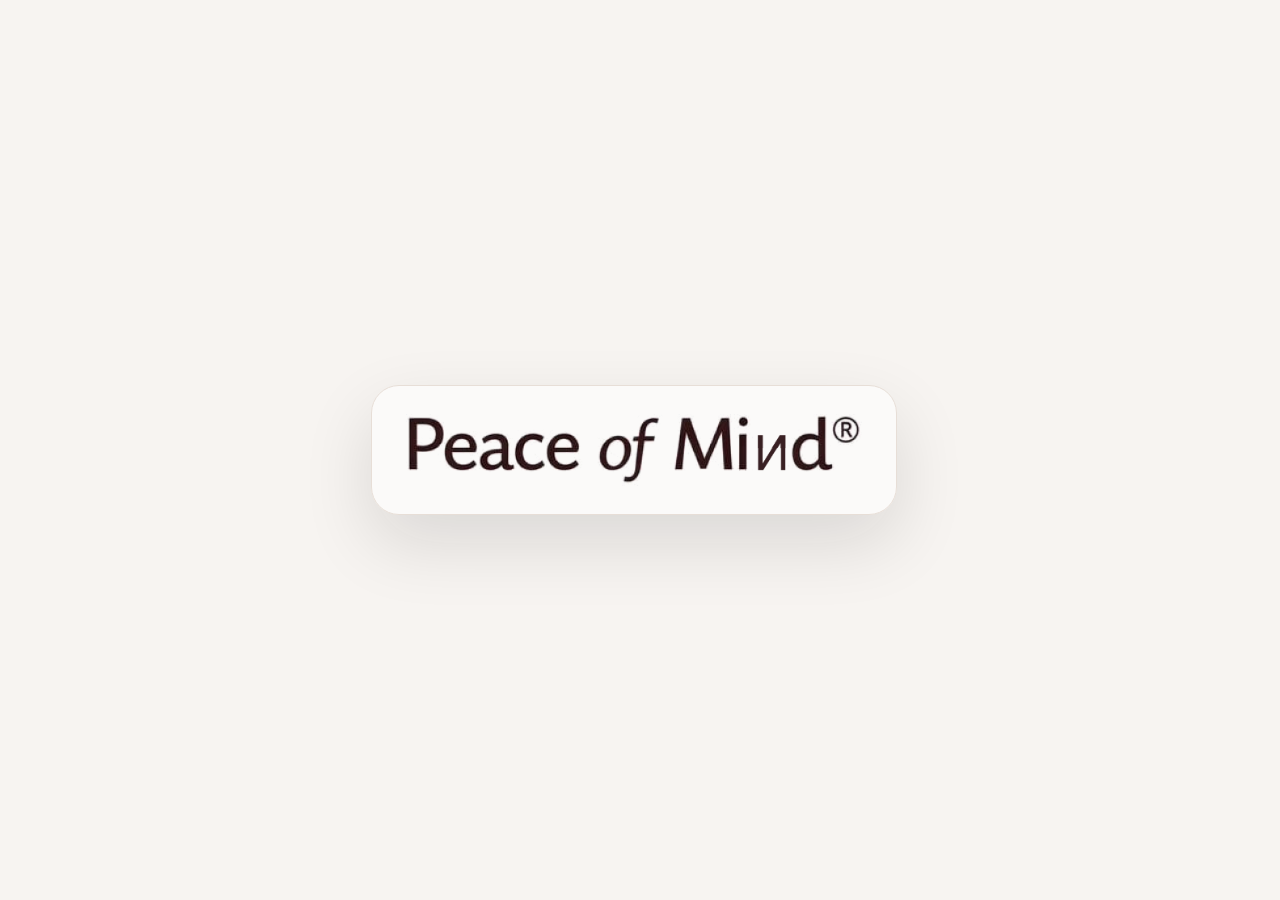
<file: index.html>
<!doctype html>
<html lang="fr">
<head>
<title>Institut mixte soins - beauté - infusions shop | Peace of Mind</title>
<meta name="description" content="Peace of Mind Institut — soins, beauté & infusions. Réservation en ligne.">

<meta charset="utf-8" />
<meta name="viewport" content="width=device-width,initial-scale=1" />
<meta name="theme-color" content="#4B2E23" />
<link rel="preconnect" href="https://fonts.googleapis.com">
<link rel="preconnect" href="https://fonts.gstatic.com" crossorigin>
<link href="https://fonts.googleapis.com/css2?family=Montserrat:wght@300;400;500;600&family=Raleway:wght@300;400;500;600&display=swap" rel="stylesheet">
<link rel="stylesheet" href="styles.css" />
<link rel="canonical" href="https://peaceofmindsignature.com/">
</head>
<body>

<div class="intro" id="intro" aria-hidden="true"><div class="intro-inner"><img src="assets/logo.png" alt="" class="intro-logo" /></div></div>



<header class="site-header site-header--center">
  <div class="container header-centered">
    <a class="brand brand--center" href="index.html" aria-label="Accueil">
      <img src="assets/logo.png" alt="Peace of Mind" class="brand-logo brand-logo--center" />
    </a>

    <nav class="nav nav--center" aria-label="Navigation principale">
      <a href="expertise.html">Expertise</a>
      <a href="menu.html">Menu</a>
      <a href="collection.html">Collection</a>
      <a href="contact.html">Contact</a>
      
      <a class="icon-btn" href="https://www.instagram.com/peaceofmind.inst/" target="_blank" rel="noopener" aria-label="Instagram">
        <svg viewBox="0 0 24 24" aria-hidden="true" focusable="false">
          <path d="M7.5 2h9A5.5 5.5 0 0 1 22 7.5v9A5.5 5.5 0 0 1 16.5 22h-9A5.5 5.5 0 0 1 2 16.5v-9A5.5 5.5 0 0 1 7.5 2Zm0 2A3.5 3.5 0 0 0 4 7.5v9A3.5 3.5 0 0 0 7.5 20h9A3.5 3.5 0 0 0 20 16.5v-9A3.5 3.5 0 0 0 16.5 4h-9Zm4.5 4.5A5 5 0 1 1 7 12a5 5 0 0 1 5-3.5Zm0 2A3 3 0 1 0 15 12a3 3 0 0 0-3-3Zm5.25-2.4a1.15 1.15 0 1 1-1.15 1.15 1.15 1.15 0 0 1 1.15-1.15Z"></path>
        </svg>
      </a>
      <a class="icon-btn" href="https://www.tiktok.com/@peaceofmind.inst" target="_blank" rel="noopener" aria-label="TikTok">
        <svg viewBox="0 0 24 24" aria-hidden="true" focusable="false">
          <path d="M14 3v10.1a3.9 3.9 0 1 1-3.2-3.83v2.1a1.9 1.9 0 1 0 1.2 1.77V3h2Zm2 0c.5 2.8 2.7 5 5.5 5.5v2c-2.2-.1-4.1-1-5.5-2.4V3Z"></path>
        </svg>
      </a>
<a class="btn btn-primary nav-cta" href="https://booksy.com/fr-fr/70501_peace-of-mind_instituts-de-beaute_80450_gradignan?do=invite&_branch_match_id=1548043816304364084&utm_medium=profile_share_from_profile&_branch_referrer=H4sIAAAAAAAAA8soKSkottLXT07J0UvKz88urtRLzs%2FVd%2FcqCCoq8MuoMEiyrytKTUstKsrMS49PKsovL04tsnXOKMrPTQUAaU6HSDwAAAA%3D" target="_blank" rel="noopener">Prendre RDV</a>
    </nav>
  </div>
</header>

<main>
  <section class="hero hero--home">
    <div class="hero-bg hero-bg--triptych" aria-hidden="true">
      <div class="hero-bg-panel p1"></div>
      <div class="hero-bg-panel p2"></div>
      <div class="hero-bg-panel p3"></div>
      <div class="hero-overlay hero-overlay--soft"></div>
    </div>

    <div class="container hero-inner">
      <div class="hero-content hero-content--minimal hero-card">
        <h1>Institut mixte soins - beauté - infusions shop</h1>

        <div class="cta-row">
          <a class="btn btn-primary" href="https://booksy.com/fr-fr/70501_peace-of-mind_instituts-de-beaute_80450_gradignan?do=invite&_branch_match_id=1548043816304364084&utm_medium=profile_share_from_profile&_branch_referrer=H4sIAAAAAAAAA8soKSkottLXT07J0UvKz88urtRLzs%2FVd%2FcqCCoq8MuoMEiyrytKTUstKsrMS49PKsovL04tsnXOKMrPTQUAaU6HSDwAAAA%3D" target="_blank" rel="noopener">Prendre RDV</a>
          <a class="btn btn-ghost" href="menu.html">Menu</a>
        </div>

        <div class="pill-row" aria-label="Pôles">
          <span class="pill pill--ghost">Soins</span>
          <span class="pill pill--ghost">Beauté</span>
          <span class="pill pill--ghost">Infusions</span>
        </div>
      </div>

      <aside class="hero-card hero-card--minimal">
        <div class="chip">Santé &amp; Bien être</div>
        <a class="text-link" href="expertise.html">Découvrir l’expertise →</a>
      </aside>
    </div>
  </section>
</main>

<footer class="site-footer">
  <div class="container footer-inner">
    <div class="footer-col">
      <div class="footer-title">Peace of Mind Institut</div>
      <p class="muted">Soins • Beauté • Infusions</p>
    </div>
    <div class="footer-col">
      <div class="footer-title">Navigation</div>
      <a href="expertise.html">Expertise</a>
      <a href="menu.html">Menu</a>
      <a href="collection.html">Collection</a>
      <a href="contact.html">Contact</a>
    </div>
    <div class="footer-col">
      <div class="footer-title">Réservation</div>
      <a class="btn btn-primary" href="https://booksy.com/fr-fr/70501_peace-of-mind_instituts-de-beaute_80450_gradignan?do=invite&_branch_match_id=1548043816304364084&utm_medium=profile_share_from_profile&_branch_referrer=H4sIAAAAAAAAA8soKSkottLXT07J0UvKz88urtRLzs%2FVd%2FcqCCoq8MuoMEiyrytKTUstKsrMS49PKsovL04tsnXOKMrPTQUAaU6HSDwAAAA%3D" target="_blank" rel="noopener">Booksy</a>
      <div class="muted small">V1 : Booksy • V2 : réservation directe</div>
    </div>
  </div>
  <div class="container footer-bottom">
    <span class="muted small">© Peace of Mind Institut — Tous droits réservés.</span>
  </div>
</footer>


<script>
  window.addEventListener('load', () => {
    // laisse le temps à l’animation de respirer
    setTimeout(() => document.body.classList.add('intro-done'), 1600);
  });
</script>

  <!-- Floating scroll navigation -->
<script src="./assets/scroll-nav.js"></script>

</body>
</html>
</file>
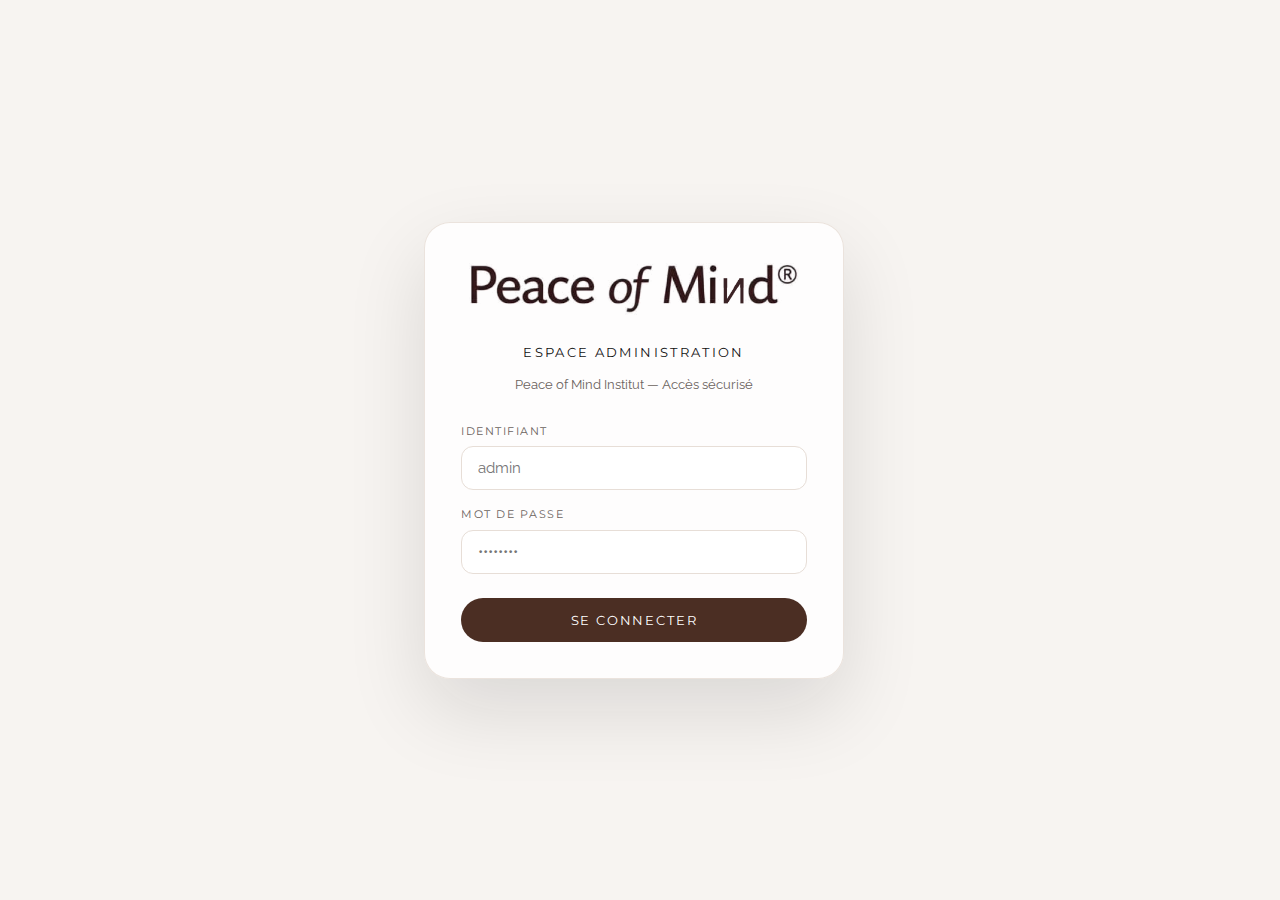
<file: admin.html>
<!doctype html>
<html lang="fr">
<head>
<title>Administration — Peace of Mind Institut</title>
<meta charset="utf-8" />
<meta name="viewport" content="width=device-width,initial-scale=1" />
<meta name="robots" content="noindex, nofollow">
<link rel="preconnect" href="https://fonts.googleapis.com">
<link rel="preconnect" href="https://fonts.gstatic.com" crossorigin>
<link href="https://fonts.googleapis.com/css2?family=Montserrat:wght@300;400;500;600&family=Raleway:wght@300;400;500;600&display=swap" rel="stylesheet">
<link rel="stylesheet" href="styles.css" />

<style>
/* ===== ADMIN LOGIN ===== */
.admin-login-screen {
  position: fixed;
  inset: 0;
  background: var(--bg);
  display: flex;
  align-items: center;
  justify-content: center;
  padding: 20px;
  z-index: 9999;
  transition: opacity .3s ease;
}
.admin-login-card {
  background: rgba(255,255,255,.82);
  border: 1px solid rgba(231,222,215,.85);
  border-radius: 26px;
  padding: 40px 36px 36px;
  width: min(420px, 100%);
  box-shadow: 0 32px 80px rgba(17,17,17,.12);
  text-align: center;
}
.admin-login-logo {
  height: 52px;
  width: auto;
  margin: 0 auto 28px;
  display: block;
}
.admin-login-title {
  font-family: "Montserrat", system-ui, sans-serif;
  letter-spacing: .18em;
  text-transform: uppercase;
  font-size: 13px;
  color: var(--text);
  margin-bottom: 8px;
}
.admin-login-sub {
  font-size: 13px;
  color: var(--muted);
  margin-bottom: 28px;
}
.admin-form-group {
  margin-bottom: 16px;
  text-align: left;
}
.admin-form-label {
  display: block;
  font-family: "Montserrat", system-ui, sans-serif;
  font-size: 11px;
  letter-spacing: .14em;
  text-transform: uppercase;
  color: var(--muted);
  margin-bottom: 7px;
}
.admin-form-input {
  width: 100%;
  padding: 12px 16px;
  border: 1px solid var(--line);
  border-radius: 12px;
  background: rgba(255,255,255,.9);
  font-family: "Raleway", system-ui, sans-serif;
  font-size: 15px;
  color: var(--text);
  outline: none;
  transition: border-color .15s ease;
  box-sizing: border-box;
}
.admin-form-input:focus {
  border-color: var(--primary);
}
.admin-login-btn {
  width: 100%;
  padding: 14px 24px;
  border-radius: 999px;
  border: none;
  background: var(--primary);
  color: #fff;
  font-family: "Montserrat", system-ui, sans-serif;
  font-size: 13px;
  letter-spacing: .14em;
  text-transform: uppercase;
  cursor: pointer;
  margin-top: 8px;
  transition: transform .15s ease, background .15s ease;
}
.admin-login-btn:hover { transform: translateY(-1px); background: #3a2218; }
.admin-login-error {
  color: #c0392b;
  font-size: 13px;
  margin-top: 10px;
  display: none;
}

/* ===== ADMIN MAIN UI ===== */
.admin-body {
  display: none;
}
.admin-body.is-visible {
  display: block;
}
.admin-header {
  background: rgba(247,244,241,.96);
  border-bottom: 1px solid var(--line);
  padding: 16px 0;
  position: sticky;
  top: 0;
  z-index: 50;
}
.admin-header-inner {
  max-width: 1100px;
  margin: 0 auto;
  padding: 0 24px;
  display: flex;
  align-items: center;
  justify-content: space-between;
  gap: 16px;
}
.admin-header-logo {
  height: 40px;
  width: auto;
}
.admin-header-title {
  font-family: "Montserrat", system-ui, sans-serif;
  letter-spacing: .18em;
  text-transform: uppercase;
  font-size: 12px;
  color: var(--muted);
}
.admin-logout-btn {
  padding: 8px 16px;
  border-radius: 999px;
  border: 1px solid var(--line);
  background: transparent;
  color: var(--muted);
  font-family: "Montserrat", system-ui, sans-serif;
  font-size: 12px;
  letter-spacing: .12em;
  cursor: pointer;
  transition: background .15s ease, color .15s ease;
}
.admin-logout-btn:hover { background: rgba(255,255,255,.8); color: var(--primary); }

/* ===== ADMIN MAIN ===== */
.admin-main {
  max-width: 900px;
  margin: 0 auto;
  padding: 40px 24px 80px;
}
.admin-section {
  margin-bottom: 36px;
}
.admin-section-title {
  font-family: "Montserrat", system-ui, sans-serif;
  letter-spacing: .18em;
  text-transform: uppercase;
  font-size: 13px;
  color: var(--primary);
  margin: 0 0 4px;
}
.admin-section-desc {
  font-size: 13px;
  color: var(--muted);
  margin-bottom: 20px;
  line-height: 1.6;
}
.admin-card {
  background: rgba(255,255,255,.72);
  border: 1px solid rgba(231,222,215,.85);
  border-radius: 18px;
  padding: 24px 24px 20px;
}
.admin-row {
  margin-bottom: 18px;
}
.admin-row:last-child { margin-bottom: 0; }
.admin-label {
  display: block;
  font-family: "Montserrat", system-ui, sans-serif;
  font-size: 11px;
  letter-spacing: .14em;
  text-transform: uppercase;
  color: var(--muted);
  margin-bottom: 7px;
}
.admin-input {
  width: 100%;
  padding: 12px 16px;
  border: 1px solid var(--line);
  border-radius: 12px;
  background: rgba(255,255,255,.8);
  font-family: "Raleway", system-ui, sans-serif;
  font-size: 14px;
  color: var(--text);
  outline: none;
  transition: border-color .15s ease;
  box-sizing: border-box;
}
.admin-input:focus { border-color: var(--primary); }
.admin-hint {
  font-size: 12px;
  color: var(--muted);
  margin-top: 6px;
  line-height: 1.5;
}
.admin-hint a { color: var(--primary); }
.admin-save-btn {
  display: inline-flex;
  align-items: center;
  gap: 8px;
  padding: 12px 22px;
  border-radius: 999px;
  border: none;
  background: var(--primary);
  color: #fff;
  font-family: "Montserrat", system-ui, sans-serif;
  font-size: 12px;
  letter-spacing: .14em;
  text-transform: uppercase;
  cursor: pointer;
  margin-top: 20px;
  transition: transform .15s ease, background .15s ease;
}
.admin-save-btn:hover { transform: translateY(-1px); background: #3a2218; }
.admin-save-btn svg { width: 15px; height: 15px; }
.admin-toast {
  display: inline-flex;
  align-items: center;
  gap: 8px;
  margin-top: 14px;
  font-size: 13px;
  color: #27ae60;
  opacity: 0;
  transition: opacity .3s ease;
}
.admin-toast.show { opacity: 1; }
.admin-toast svg { width: 15px; height: 15px; flex-shrink: 0; }

/* PayPal help box */
.paypal-help {
  background: rgba(75,46,35,.04);
  border: 1px dashed rgba(75,46,35,.2);
  border-radius: 14px;
  padding: 16px 18px;
  margin-top: 16px;
}
.paypal-help-title {
  font-family: "Montserrat", system-ui, sans-serif;
  font-size: 11px;
  letter-spacing: .14em;
  text-transform: uppercase;
  color: var(--primary);
  margin-bottom: 10px;
}
.paypal-help ol {
  margin: 0;
  padding-left: 18px;
  color: var(--muted);
  font-size: 13px;
  line-height: 1.8;
}
.paypal-help a { color: var(--primary); }

/* Password change section */
.admin-divider {
  border: 0;
  border-top: 1px solid var(--line);
  margin: 32px 0;
}
.admin-status-grid {
  display: grid;
  grid-template-columns: repeat(3,1fr);
  gap: 14px;
  margin-top: 0;
}
.admin-stat-card {
  background: rgba(75,46,35,.06);
  border: 1px solid rgba(75,46,35,.12);
  border-radius: 14px;
  padding: 18px 16px;
  text-align: center;
}
.admin-stat-num {
  font-family: "Montserrat", system-ui, sans-serif;
  font-size: 24px;
  font-weight: 600;
  color: var(--primary);
  display: block;
}
.admin-stat-label {
  font-size: 12px;
  color: var(--muted);
  margin-top: 4px;
}

@media (max-width: 600px) {
  /* Login */
  .admin-login-card {
    padding: 28px 18px 24px;
    border-radius: 20px;
  }
  .admin-login-logo { height: 44px; margin-bottom: 20px; }
  .admin-form-input {
    font-size: 16px; /* prevent iOS zoom */
    padding: 12px 14px;
  }

  /* Header */
  .admin-header-inner {
    flex-direction: column;
    align-items: flex-start;
    gap: 10px;
    padding: 12px 16px;
  }
  .admin-header-logo { height: 32px; }
  .admin-header-inner > div:last-child {
    width: 100%;
    justify-content: flex-end;
  }

  /* Main */
  .admin-main {
    padding: 24px 16px 60px;
  }
  .admin-main h1 {
    font-size: 22px;
  }

  /* Stats */
  .admin-status-grid {
    grid-template-columns: 1fr 1fr;
    gap: 10px;
  }
  .admin-stat-card { padding: 14px 12px; }
  .admin-stat-num { font-size: 20px; }

  /* Cards */
  .admin-card {
    padding: 18px 16px 16px;
  }
  .admin-input {
    font-size: 16px; /* prevent iOS zoom */
  }

  /* Save button full width */
  .admin-save-btn {
    width: 100%;
    justify-content: center;
  }

  /* Nav buttons stack */
  .admin-section > div[style*="display:flex"] {
    flex-direction: column;
    align-items: stretch;
  }
}

@media (max-width: 380px) {
  .admin-status-grid { grid-template-columns: 1fr; }
}
</style>
</head>
<body>

<!-- ===== LOGIN SCREEN ===== -->
<div class="admin-login-screen" id="login-screen">
  <div class="admin-login-card">
    <img src="assets/logo.png" alt="Peace of Mind" class="admin-login-logo" onerror="this.style.display='none'">
    <div class="admin-login-title">Espace Administration</div>
    <p class="admin-login-sub">Peace of Mind Institut — Accès sécurisé</p>

    <div class="admin-form-group">
      <label class="admin-form-label" for="login-user">Identifiant</label>
      <input class="admin-form-input" type="text" id="login-user" placeholder="admin" autocomplete="username">
    </div>
    <div class="admin-form-group">
      <label class="admin-form-label" for="login-pass">Mot de passe</label>
      <input class="admin-form-input" type="password" id="login-pass" placeholder="••••••••" autocomplete="current-password" onkeydown="if(event.key==='Enter')doLogin()">
    </div>
    <button class="admin-login-btn" onclick="doLogin()">Se connecter</button>
    <div class="admin-login-error" id="login-error">Identifiant ou mot de passe incorrect.</div>
  </div>
</div>

<!-- ===== ADMIN UI ===== -->
<div class="admin-body" id="admin-body">

  <header class="admin-header">
    <div class="admin-header-inner">
      <div style="display:flex;align-items:center;gap:14px;">
        <img src="assets/logo.png" alt="" class="admin-header-logo" onerror="this.style.display='none'">
        <span class="admin-header-title">Administration</span>
      </div>
      <div style="display:flex;gap:10px;align-items:center;">
        <a href="signature.html" class="admin-logout-btn" target="_blank">Voir la boutique →</a>
        <button class="admin-logout-btn" onclick="doLogout()">Se déconnecter</button>
      </div>
    </div>
  </header>

  <main class="admin-main">
    <p class="kicker" style="margin-bottom:6px;">Tableau de bord</p>
    <h1 style="font-size:clamp(22px,3vw,32px);margin-bottom:28px;">Configuration du site</h1>

    <!-- Stats -->
    <div class="admin-section">
      <div class="admin-status-grid">
        <div class="admin-stat-card">
          <span class="admin-stat-num">3</span>
          <div class="admin-stat-label">Coffrets en ligne</div>
        </div>
        <div class="admin-stat-card">
          <span class="admin-stat-num">29 €</span>
          <div class="admin-stat-label">Prix unitaire</div>
        </div>
        <div class="admin-stat-card">
          <span class="admin-stat-num" id="stat-paypal">—</span>
          <div class="admin-stat-label">PayPal configuré</div>
        </div>
      </div>
    </div>

    <hr class="admin-divider">

    <!-- PayPal configuration -->
    <section class="admin-section">
      <div class="admin-section-title">Paiement PayPal</div>
      <p class="admin-section-desc">Entrez votre Client ID PayPal pour recevoir les paiements directement sur votre compte. Les clients pourront payer par PayPal, Apple Pay ou carte bancaire.</p>

      <div class="admin-card">
        <div class="admin-row">
          <label class="admin-label" for="paypal-client-id">Client ID PayPal (Production)</label>
          <input class="admin-input" type="text" id="paypal-client-id" placeholder="AaBbCcDdEeFf..." autocomplete="off" spellcheck="false">
          <p class="admin-hint">Votre Client ID se trouve dans votre <a href="https://developer.paypal.com/dashboard/applications/live" target="_blank" rel="noopener">tableau de bord PayPal Developer</a> → Applications → Production → Détails.</p>
        </div>

        <div class="admin-row">
          <label class="admin-label" for="paypal-email">E-mail PayPal (confirmation visuelle)</label>
          <input class="admin-input" type="email" id="paypal-email" placeholder="votre@paypal.com" autocomplete="off">
          <p class="admin-hint">Le compte associé à votre Client ID. Les paiements y seront versés automatiquement.</p>
        </div>

        <button class="admin-save-btn" onclick="savePayPalConfig()">
          <svg viewBox="0 0 24 24" fill="none" stroke="currentColor" stroke-width="2"><path d="M19 21H5a2 2 0 0 1-2-2V5a2 2 0 0 1 2-2h11l5 5v11a2 2 0 0 1-2 2z"/><polyline points="17 21 17 13 7 13 7 21"/><polyline points="7 3 7 8 15 8"/></svg>
          Enregistrer la configuration
        </button>
        <div class="admin-toast" id="paypal-toast">
          <svg viewBox="0 0 24 24" fill="none" stroke="currentColor" stroke-width="2"><path d="M22 11.08V12a10 10 0 1 1-5.93-9.14"/><polyline points="22 4 12 14.01 9 11.01"/></svg>
          Configuration enregistrée avec succès.
        </div>

        <div class="paypal-help">
          <div class="paypal-help-title">Comment obtenir votre Client ID PayPal ?</div>
          <ol>
            <li>Connectez-vous sur <a href="https://developer.paypal.com" target="_blank" rel="noopener">developer.paypal.com</a></li>
            <li>Allez dans <strong>Dashboard → My Apps &amp; Credentials</strong></li>
            <li>Sélectionnez l'onglet <strong>Live</strong> (Production)</li>
            <li>Cliquez sur <strong>Create App</strong> ou sélectionnez votre app existante</li>
            <li>Copiez le <strong>Client ID</strong> et collez-le ci-dessus</li>
          </ol>
        </div>
      </div>
    </section>

    <hr class="admin-divider">

    <!-- Change password -->
    <section class="admin-section">
      <div class="admin-section-title">Sécurité — Mot de passe admin</div>
      <p class="admin-section-desc">Modifiez le mot de passe de connexion à cet espace d'administration.</p>

      <div class="admin-card">
        <div class="admin-row">
          <label class="admin-label" for="pass-current">Mot de passe actuel</label>
          <input class="admin-input" type="password" id="pass-current" placeholder="••••••••" autocomplete="current-password">
        </div>
        <div class="admin-row">
          <label class="admin-label" for="pass-new">Nouveau mot de passe</label>
          <input class="admin-input" type="password" id="pass-new" placeholder="Minimum 8 caractères" autocomplete="new-password">
        </div>
        <div class="admin-row">
          <label class="admin-label" for="pass-confirm">Confirmer le nouveau mot de passe</label>
          <input class="admin-input" type="password" id="pass-confirm" placeholder="••••••••" autocomplete="new-password">
        </div>
        <button class="admin-save-btn" onclick="changePassword()">
          <svg viewBox="0 0 24 24" fill="none" stroke="currentColor" stroke-width="2"><rect x="3" y="11" width="18" height="11" rx="2" ry="2"/><path d="M7 11V7a5 5 0 0 1 10 0v4"/></svg>
          Changer le mot de passe
        </button>
        <div class="admin-toast" id="pass-toast">
          <svg viewBox="0 0 24 24" fill="none" stroke="currentColor" stroke-width="2"><path d="M22 11.08V12a10 10 0 1 1-5.93-9.14"/><polyline points="22 4 12 14.01 9 11.01"/></svg>
          Mot de passe mis à jour.
        </div>
        <div class="admin-toast" id="pass-error" style="color:#c0392b;">
          <svg viewBox="0 0 24 24" fill="none" stroke="currentColor" stroke-width="2"><circle cx="12" cy="12" r="10"/><line x1="12" y1="8" x2="12" y2="12"/><line x1="12" y1="16" x2="12.01" y2="16"/></svg>
          <span id="pass-error-text">Erreur.</span>
        </div>
      </div>
    </section>

    <hr class="admin-divider">

    <!-- Links -->
    <section class="admin-section">
      <div class="admin-section-title">Navigation rapide</div>
      <div style="display:flex;gap:10px;flex-wrap:wrap;margin-top:0;">
        <a class="btn btn-primary" href="signature.html" target="_blank" style="color:#fff!important;">Boutique Signature</a>
        <a class="btn btn-ghost" href="collection.html" target="_blank">Collection</a>
        <a class="btn btn-ghost" href="index.html" target="_blank">Accueil</a>
      </div>
    </section>

  </main>
</div>

<script>
/* ========================================
   SECURITY — Admin login
   Password is hashed with SHA-256 and stored in localStorage.
   Default: admin / POM2024! (change immediately!)
   ======================================== */

const DEFAULT_USER = 'admin';
// SHA-256 of 'POM2024!' — change via the admin UI
const DEFAULT_PASS_HASH = 'b3a7c5f8d2e94a16b8c1e0f2a4d6e8fa12b3c5d7e9f0a2b4c6d8e0f2a4b6c8d0';

async function sha256(str) {
  const buf = await crypto.subtle.digest('SHA-256', new TextEncoder().encode(str));
  return Array.from(new Uint8Array(buf)).map(b => b.toString(16).padStart(2,'0')).join('');
}

async function doLogin() {
  const user = document.getElementById('login-user').value.trim();
  const pass = document.getElementById('login-pass').value;
  const errEl = document.getElementById('login-error');
  errEl.style.display = 'none';

  if (!user || !pass) { errEl.style.display = 'block'; errEl.textContent = 'Veuillez remplir tous les champs.'; return; }

  const passHash = await sha256(pass);
  const storedUser = localStorage.getItem('pom_admin_user') || DEFAULT_USER;
  const storedHash = localStorage.getItem('pom_admin_hash') || DEFAULT_PASS_HASH;

  // Timing-safe compare emulated (XOR lengths equal)
  const usernameOk = user === storedUser;
  const hashOk = passHash === storedHash;

  // Anti-brute force
  const attempts = parseInt(localStorage.getItem('pom_login_attempts') || '0');
  const lockUntil = parseInt(localStorage.getItem('pom_lock_until') || '0');
  if (Date.now() < lockUntil) {
    const secs = Math.ceil((lockUntil - Date.now()) / 1000);
    errEl.style.display = 'block';
    errEl.textContent = `Trop de tentatives. Réessayez dans ${secs}s.`;
    return;
  }

  if (!usernameOk || !hashOk) {
    const newAttempts = attempts + 1;
    localStorage.setItem('pom_login_attempts', newAttempts);
    if (newAttempts >= 5) {
      localStorage.setItem('pom_lock_until', Date.now() + 5 * 60 * 1000); // 5 min lockout
      localStorage.setItem('pom_login_attempts', '0');
      errEl.style.display = 'block';
      errEl.textContent = 'Compte temporairement bloqué (5 min).';
    } else {
      errEl.style.display = 'block';
      errEl.textContent = `Identifiant ou mot de passe incorrect. (${5 - newAttempts} essais restants)`;
    }
    return;
  }

  // Success
  localStorage.setItem('pom_login_attempts', '0');
  const token = crypto.randomUUID ? crypto.randomUUID() : Math.random().toString(36).slice(2);
  sessionStorage.setItem('pom_session', token);
  sessionStorage.setItem('pom_session_exp', Date.now() + 4 * 60 * 60 * 1000); // 4h session

  document.getElementById('login-screen').style.display = 'none';
  document.getElementById('admin-body').classList.add('is-visible');
  loadAdminData();
}

function checkSession() {
  const token = sessionStorage.getItem('pom_session');
  const exp = parseInt(sessionStorage.getItem('pom_session_exp') || '0');
  return token && Date.now() < exp;
}

function doLogout() {
  sessionStorage.removeItem('pom_session');
  sessionStorage.removeItem('pom_session_exp');
  location.reload();
}

/* ========================================
   ADMIN DATA
   ======================================== */
function loadAdminData() {
  // PayPal
  const clientId = localStorage.getItem('pom_paypal_client_id') || '';
  const email = localStorage.getItem('pom_paypal_email') || '';
  document.getElementById('paypal-client-id').value = clientId;
  document.getElementById('paypal-email').value = email;
  document.getElementById('stat-paypal').textContent = clientId ? '✓ Oui' : '✗ Non';
}

function savePayPalConfig() {
  const clientId = document.getElementById('paypal-client-id').value.trim();
  const email = document.getElementById('paypal-email').value.trim();

  // Sanitize
  if (clientId && !/^[A-Za-z0-9_-]{10,80}$/.test(clientId)) {
    alert('Le Client ID semble invalide. Vérifiez votre copie depuis PayPal Developer.');
    return;
  }

  localStorage.setItem('pom_paypal_client_id', clientId);
  localStorage.setItem('pom_paypal_email', email);
  document.getElementById('stat-paypal').textContent = clientId ? '✓ Oui' : '✗ Non';

  const toast = document.getElementById('paypal-toast');
  toast.classList.add('show');
  setTimeout(() => toast.classList.remove('show'), 4000);
}

async function changePassword() {
  const current = document.getElementById('pass-current').value;
  const newPass = document.getElementById('pass-new').value;
  const confirm = document.getElementById('pass-confirm').value;
  const toastOk = document.getElementById('pass-toast');
  const toastErr = document.getElementById('pass-error');
  const errText = document.getElementById('pass-error-text');

  toastOk.classList.remove('show');
  toastErr.classList.remove('show');

  if (!current || !newPass || !confirm) {
    errText.textContent = 'Tous les champs sont obligatoires.';
    toastErr.classList.add('show');
    return;
  }
  if (newPass.length < 8) {
    errText.textContent = 'Le nouveau mot de passe doit faire au moins 8 caractères.';
    toastErr.classList.add('show');
    return;
  }
  if (newPass !== confirm) {
    errText.textContent = 'Les mots de passe ne correspondent pas.';
    toastErr.classList.add('show');
    return;
  }

  const currentHash = await sha256(current);
  const storedHash = localStorage.getItem('pom_admin_hash') || DEFAULT_PASS_HASH;

  if (currentHash !== storedHash) {
    errText.textContent = 'Le mot de passe actuel est incorrect.';
    toastErr.classList.add('show');
    return;
  }

  const newHash = await sha256(newPass);
  localStorage.setItem('pom_admin_hash', newHash);

  toastOk.classList.add('show');
  document.getElementById('pass-current').value = '';
  document.getElementById('pass-new').value = '';
  document.getElementById('pass-confirm').value = '';
  setTimeout(() => toastOk.classList.remove('show'), 4000);
}

/* ===== INIT ===== */
if (checkSession()) {
  document.getElementById('login-screen').style.display = 'none';
  document.getElementById('admin-body').classList.add('is-visible');
  loadAdminData();
}

// Allow Enter key on login
document.addEventListener('DOMContentLoaded', () => {
  document.getElementById('login-user').addEventListener('keydown', e => { if(e.key==='Enter') doLogin(); });
});
</script>
</body>
</html>
</file>
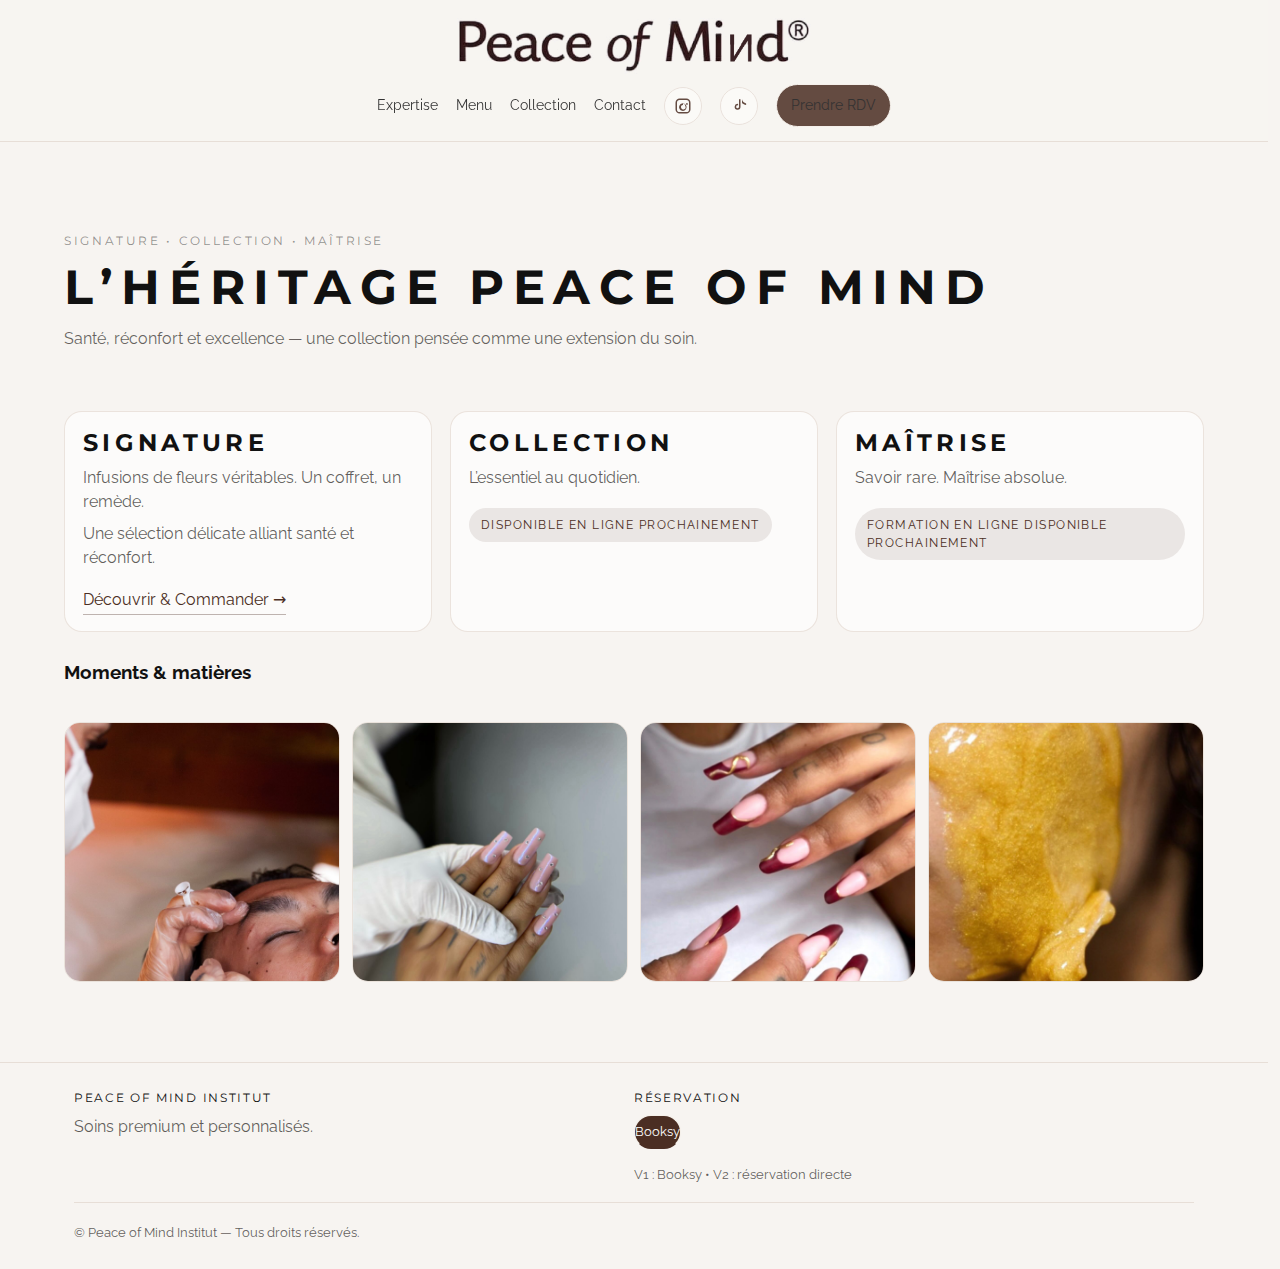
<file: collection.html>
<!doctype html>
<html lang="fr">
<head>
<title>Peace of Mind Institut — Collection</title>
<meta name="description" content="Institut premium — soins, onglerie, pigmentation & accompagnement ciblé.">

<meta charset="utf-8" />
<meta name="viewport" content="width=device-width,initial-scale=1" />
<meta name="theme-color" content="#4B2E23" />
<link rel="preconnect" href="https://fonts.googleapis.com">
<link rel="preconnect" href="https://fonts.gstatic.com" crossorigin>
<link href="https://fonts.googleapis.com/css2?family=Montserrat:wght@300;400;500;600&family=Raleway:wght@300;400;500;600&display=swap" rel="stylesheet">
<link rel="stylesheet" href="styles.css" />
<link rel="canonical" href="https://peaceofmindsignature.com/collection.html">
</head>
<body>


<header class="site-header site-header--center">
  <div class="container header-centered">
    <a class="brand brand--center" href="index.html" aria-label="Accueil">
      <img src="assets/logo.png" alt="Peace of Mind" class="brand-logo brand-logo--center" />
    </a>

    <nav class="nav nav--center" aria-label="Navigation principale">
      <a href="expertise.html">Expertise</a>
      <a href="menu.html">Menu</a>
      <a href="collection.html">Collection</a>
      <a href="contact.html">Contact</a>
      
      <a class="icon-btn" href="https://www.instagram.com/peaceofmind.inst/" target="_blank" rel="noopener" aria-label="Instagram">
        <svg viewBox="0 0 24 24" aria-hidden="true" focusable="false">
          <path d="M7.5 2h9A5.5 5.5 0 0 1 22 7.5v9A5.5 5.5 0 0 1 16.5 22h-9A5.5 5.5 0 0 1 2 16.5v-9A5.5 5.5 0 0 1 7.5 2Zm0 2A3.5 3.5 0 0 0 4 7.5v9A3.5 3.5 0 0 0 7.5 20h9A3.5 3.5 0 0 0 20 16.5v-9A3.5 3.5 0 0 0 16.5 4h-9Zm4.5 4.5A5 5 0 1 1 7 12a5 5 0 0 1 5-3.5Zm0 2A3 3 0 1 0 15 12a3 3 0 0 0-3-3Zm5.25-2.4a1.15 1.15 0 1 1-1.15 1.15 1.15 1.15 0 0 1 1.15-1.15Z"></path>
        </svg>
      </a>
      <a class="icon-btn" href="https://www.tiktok.com/@peaceofmind.inst" target="_blank" rel="noopener" aria-label="TikTok">
        <svg viewBox="0 0 24 24" aria-hidden="true" focusable="false">
          <path d="M14 3v10.1a3.9 3.9 0 1 1-3.2-3.83v2.1a1.9 1.9 0 1 0 1.2 1.77V3h2Zm2 0c.5 2.8 2.7 5 5.5 5.5v2c-2.2-.1-4.1-1-5.5-2.4V3Z"></path>
        </svg>
      </a>
<a class="btn btn-primary nav-cta" href="https://booksy.com/fr-fr/70501_peace-of-mind_instituts-de-beaute_80450_gradignan?do=invite&_branch_match_id=1548043816304364084&utm_medium=profile_share_from_profile&_branch_referrer=H4sIAAAAAAAAA8soKSkottLXT07J0UvKz88urtRLzs%2FVd%2FcqCCoq8MuoMEiyrytKTUstKsrMS49PKsovL04tsnXOKMrPTQUAaU6HSDwAAAA%3D" target="_blank" rel="noopener">Prendre RDV</a>
    </nav>
  </div>
</header>


<main class="page">
  <section class="page-hero">
    <p class="kicker">Signature • Collection • Maîtrise</p>
    <h1>L’héritage Peace of Mind</h1>
    <p class="page-lead">Santé, réconfort et excellence — une collection pensée comme une extension du soin.</p>
  </section>

  <section class="grid-3">
    <article class="card">
      <h2>Signature</h2>
      <p class="muted">Infusions de fleurs véritables. Un coffret, un remède.</p>
      <p class="muted">Une sélection délicate alliant santé et réconfort.</p>
      <a class="link" href="signature.html">Découvrir & Commander →</a>
    </article>

    <article class="card">
      <h2>Collection</h2>
      <p class="muted">L’essentiel au quotidien.</p>
      <p class="badge">Disponible en ligne prochainement</p>
    </article>

    <article class="card">
      <h2>Maîtrise</h2>
      <p class="muted">Savoir rare. Maîtrise absolue.</p>
      <p class="badge">Formation en ligne disponible prochainement</p>
    </article>
  </section>

  <section class="gallery">
    <h3>Moments & matières</h3>
    <div class="gallery-grid">
      <img src="./assets/photo-1.jpg" alt="Peace of Mind — détail soin" loading="lazy">
      <img src="./assets/photo-2.jpg" alt="Peace of Mind — manucure" loading="lazy">
      <img src="./assets/photo-3.jpg" alt="Peace of Mind — détail" loading="lazy">
      <img src="./assets/photo-4.jpg" alt="Peace of Mind — manucure" loading="lazy">
    </div>
  </section>
</main>


<footer class="site-footer">
  <div class="container footer-inner">
    <div class="footer-col">
      <div class="footer-title">Peace of Mind Institut</div>
      <p class="muted">Soins premium et personnalisés. </p>
    </div>
    <div class="footer-col">
      <div class="footer-title">Réservation</div>
      <a class="btn btn-primary" style="color:#FFFFFF !important;" href="https://booksy.com/fr-fr/70501_peace-of-mind_instituts-de-beaute_80450_gradignan?do=invite&_branch_match_id=1548043816304364084&utm_medium=profile_share_from_profile&_branch_referrer=H4sIAAAAAAAAA8soKSkottLXT07J0UvKz88urtRLzs%2FVd%2FcqCCoq8MuoMEiyrytKTUstKsrMS49PKsovL04tsnXOKMrPTQUAaU6HSDwAAAA%3D" target="_blank" rel="noopener">Booksy</a>
      <div class="muted small">V1 : Booksy • V2 : réservation directe</div>
    </div>
  </div>
  <div class="container footer-bottom">
    <span class="muted small">© Peace of Mind Institut — Tous droits réservés.</span>
  </div>
</footer>



  <!-- Floating scroll navigation -->
<script src="./assets/scroll-nav.js"></script>

</body>
</html>
</file>
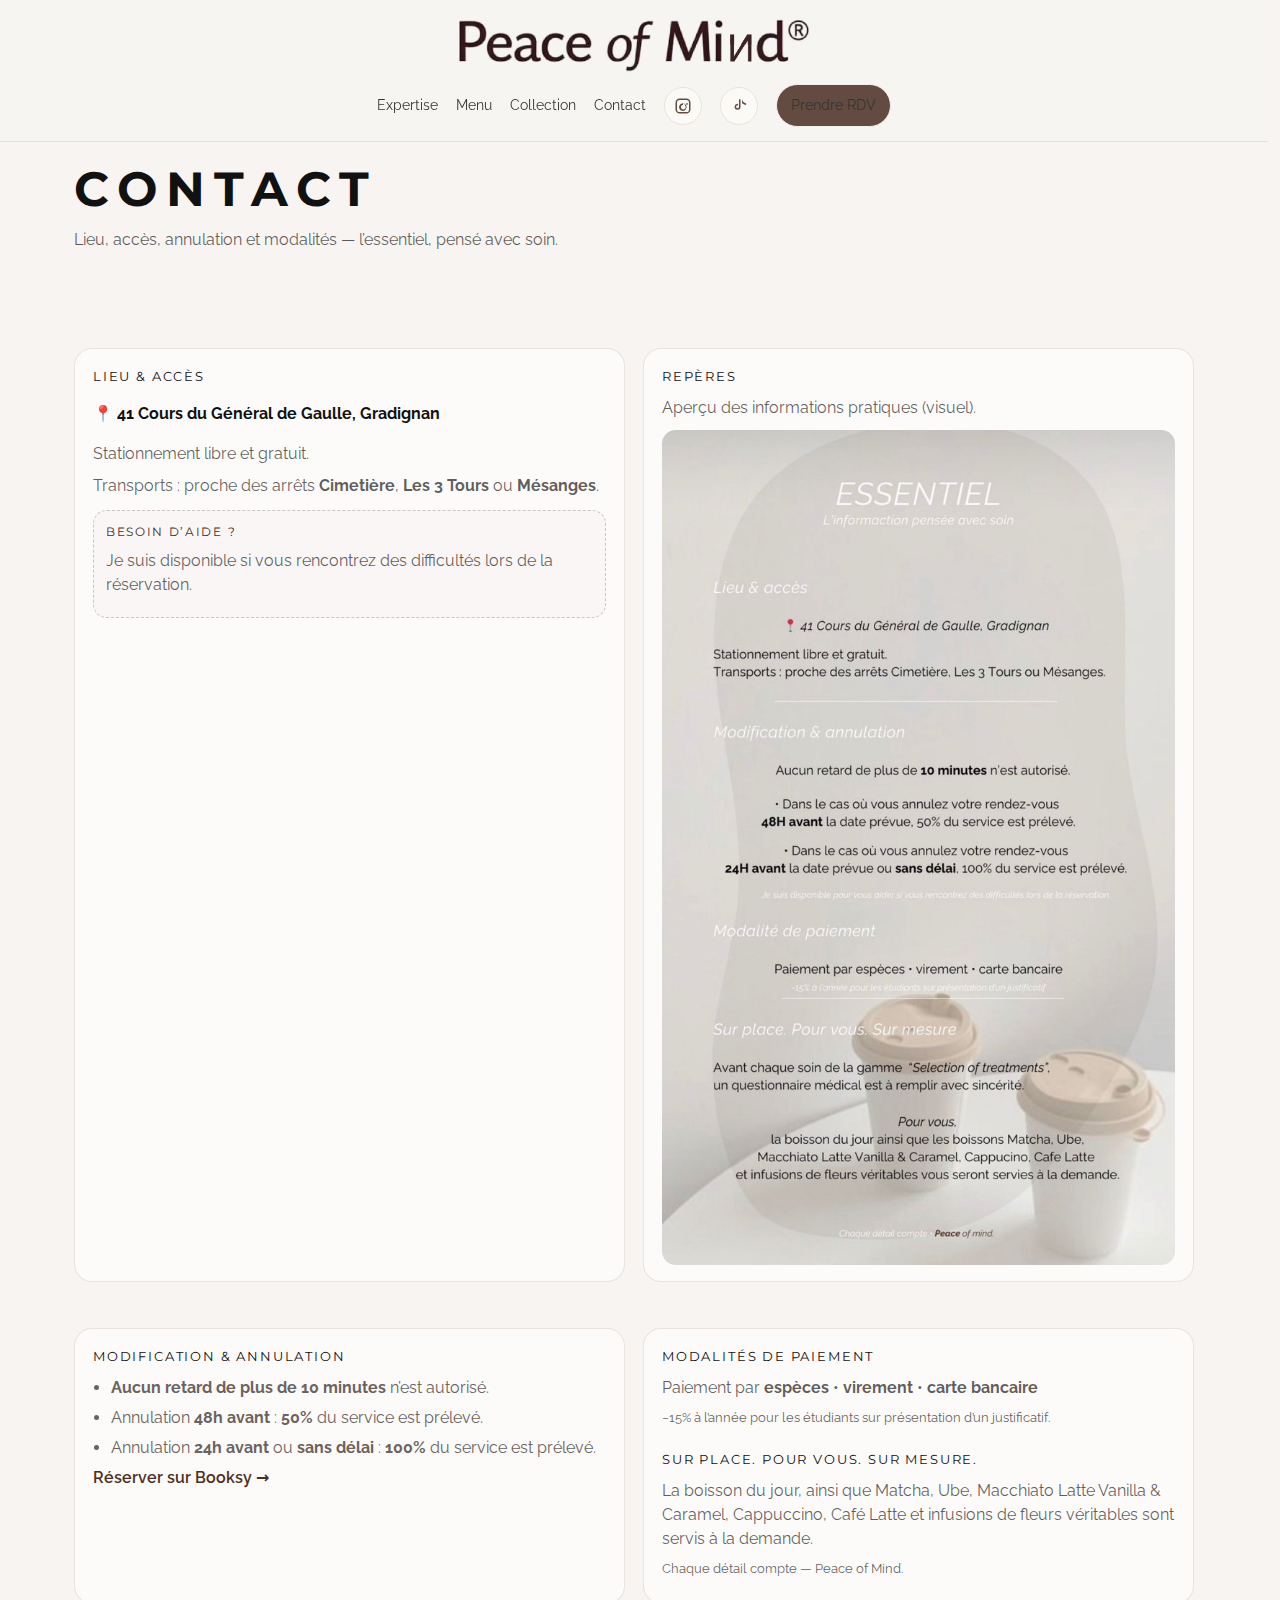
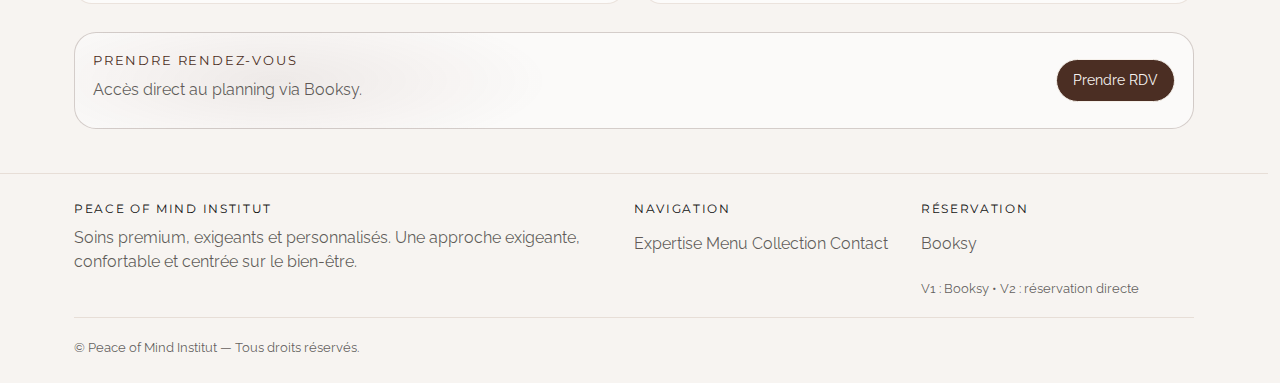
<file: contact.html>
<!doctype html>
<html lang="fr">
<head>
<title>Peace of Mind Institut — Contact</title>
<meta name="description" content="Institut premium — soins, onglerie, pigmentation & accompagnement ciblé.">

<meta charset="utf-8" />
<meta name="viewport" content="width=device-width,initial-scale=1" />
<meta name="theme-color" content="#4B2E23" />
<link rel="preconnect" href="https://fonts.googleapis.com">
<link rel="preconnect" href="https://fonts.gstatic.com" crossorigin>
<link href="https://fonts.googleapis.com/css2?family=Montserrat:wght@300;400;500;600&family=Raleway:wght@300;400;500;600&display=swap" rel="stylesheet">
<link rel="stylesheet" href="styles.css" />

</head>
<body>


<header class="site-header site-header--center">
  <div class="container header-centered">
    <a class="brand brand--center" href="index.html" aria-label="Accueil">
      <img src="assets/logo.png" alt="Peace of Mind" class="brand-logo brand-logo--center" />
    </a>

    <nav class="nav nav--center" aria-label="Navigation principale">
      <a href="expertise.html">Expertise</a>
      <a href="menu.html">Menu</a>
      <a href="collection.html">Collection</a>
      <a href="contact.html">Contact</a>
      
      <a class="icon-btn" href="https://www.instagram.com/peaceofmind.inst/" target="_blank" rel="noopener" aria-label="Instagram">
        <svg viewBox="0 0 24 24" aria-hidden="true" focusable="false">
          <path d="M7.5 2h9A5.5 5.5 0 0 1 22 7.5v9A5.5 5.5 0 0 1 16.5 22h-9A5.5 5.5 0 0 1 2 16.5v-9A5.5 5.5 0 0 1 7.5 2Zm0 2A3.5 3.5 0 0 0 4 7.5v9A3.5 3.5 0 0 0 7.5 20h9A3.5 3.5 0 0 0 20 16.5v-9A3.5 3.5 0 0 0 16.5 4h-9Zm4.5 4.5A5 5 0 1 1 7 12a5 5 0 0 1 5-3.5Zm0 2A3 3 0 1 0 15 12a3 3 0 0 0-3-3Zm5.25-2.4a1.15 1.15 0 1 1-1.15 1.15 1.15 1.15 0 0 1 1.15-1.15Z"></path>
        </svg>
      </a>
      <a class="icon-btn" href="https://www.tiktok.com/@peaceofmind.inst" target="_blank" rel="noopener" aria-label="TikTok">
        <svg viewBox="0 0 24 24" aria-hidden="true" focusable="false">
          <path d="M14 3v10.1a3.9 3.9 0 1 1-3.2-3.83v2.1a1.9 1.9 0 1 0 1.2 1.77V3h2Zm2 0c.5 2.8 2.7 5 5.5 5.5v2c-2.2-.1-4.1-1-5.5-2.4V3Z"></path>
        </svg>
      </a>
<a class="btn btn-primary nav-cta" href="https://booksy.com/fr-fr/70501_peace-of-mind_instituts-de-beaute_80450_gradignan?do=invite&_branch_match_id=1548043816304364084&utm_medium=profile_share_from_profile&_branch_referrer=H4sIAAAAAAAAA8soKSkottLXT07J0UvKz88urtRLzs%2FVd%2FcqCCoq8MuoMEiyrytKTUstKsrMS49PKsovL04tsnXOKMrPTQUAaU6HSDwAAAA%3D" target="_blank" rel="noopener">Prendre RDV</a>
    </nav>
  </div>
</header>

<main>
  <section class="page-hero">
    <div class="container">
      <h1>Contact</h1>
      <p class="lead muted">Lieu, accès, annulation et modalités — l’essentiel, pensé avec soin.</p>
    </div>
  </section>

  <section class="section" id="essentiel">
    <div class="container">
      <div class="grid-2">
        <div class="card">
          <div class="card-h">Lieu & accès</div>
          <p><strong>📍 41 Cours du Général de Gaulle, Gradignan</strong></p>
          <p class="muted">Stationnement libre et gratuit.</p>
          <p class="muted">Transports : proche des arrêts <strong>Cimetière</strong>, <strong>Les 3 Tours</strong> ou <strong>Mésanges</strong>.</p>
          <div class="soft-box">
            <div class="soft-title">Besoin d’aide ?</div>
            <div class="muted">Je suis disponible si vous rencontrez des difficultés lors de la réservation.</div>
          </div>
        </div>

        <div class="card card-media">
          <div class="card-h">Repères</div>
          <p class="muted">Aperçu des informations pratiques (visuel).</p>
          <img src="assets/essentiel.jpg" alt="Essentiel - informations pratiques" class="media-img">
        </div>
      </div>

      <div class="spacer"></div>

      <div class="grid-2">
        <div class="card" id="annulation">
          <div class="card-h">Modification & annulation</div>
          <ul class="list">
            <li><strong>Aucun retard de plus de 10 minutes</strong> n’est autorisé.</li>
            <li>Annulation <strong>48h avant</strong> : <strong>50%</strong> du service est prélevé.</li>
            <li>Annulation <strong>24h avant</strong> ou <strong>sans délai</strong> : <strong>100%</strong> du service est prélevé.</li>
          </ul>
          <a class="text-link" href="https://booksy.com/fr-fr/70501_peace-of-mind_instituts-de-beaute_80450_gradignan?do=invite&_branch_match_id=1548043816304364084&utm_medium=profile_share_from_profile&_branch_referrer=H4sIAAAAAAAAA8soKSkottLXT07J0UvKz88urtRLzs%2FVd%2FcqCCoq8MuoMEiyrytKTUstKsrMS49PKsovL04tsnXOKMrPTQUAaU6HSDwAAAA%3D" target="_blank" rel="noopener">Réserver sur Booksy →</a>
        </div>

        <div class="card">
          <div class="card-h">Modalités de paiement</div>
          <p class="muted">Paiement par <strong>espèces</strong> • <strong>virement</strong> • <strong>carte bancaire</strong></p>
          <p class="muted small">−15% à l’année pour les étudiants sur présentation d’un justificatif.</p>

          <div class="spacer-sm"></div>

          <div class="card-h">Sur place. Pour vous. Sur mesure.</div>
          <p class="muted">
            La boisson du jour, ainsi que Matcha, Ube, Macchiato Latte Vanilla & Caramel, Cappuccino, Café Latte
            et infusions de fleurs véritables sont servis à la demande.
          </p>
          <div class="muted small">Chaque détail compte — Peace of Mind.</div>
        </div>
      </div>

      <div class="spacer"></div>

      <div class="cta-band">
        <div>
          <div class="cta-band-title">Prendre rendez‑vous</div>
          <div class="muted">Accès direct au planning via Booksy.</div>
        </div>
        <a class="btn btn-primary" href="https://booksy.com/fr-fr/70501_peace-of-mind_instituts-de-beaute_80450_gradignan?do=invite&_branch_match_id=1548043816304364084&utm_medium=profile_share_from_profile&_branch_referrer=H4sIAAAAAAAAA8soKSkottLXT07J0UvKz88urtRLzs%2FVd%2FcqCCoq8MuoMEiyrytKTUstKsrMS49PKsovL04tsnXOKMrPTQUAaU6HSDwAAAA%3D" target="_blank" rel="noopener">Prendre RDV</a>
      </div>
    </div>
  </section>
</main>

<footer class="site-footer">
  <div class="container footer-inner">
    <div class="footer-col">
      <div class="footer-title">Peace of Mind Institut</div>
      <p class="muted">Soins premium, exigeants et personnalisés. Une approche exigeante, confortable et centrée sur le bien‑être.</p>
    </div>
    <div class="footer-col">
      <div class="footer-title">Navigation</div>
      <a href="expertise.html">Expertise</a>
      <a href="menu.html">Menu</a>
      <a href="collection.html">Collection</a>
      <a href="contact.html">Contact</a>
    </div>
    <div class="footer-col">
      <div class="footer-title">Réservation</div>
      <a href="https://booksy.com/fr-fr/70501_peace-of-mind_instituts-de-beaute_80450_gradignan?do=invite&_branch_match_id=1548043816304364084&utm_medium=profile_share_from_profile&_branch_referrer=H4sIAAAAAAAAA8soKSkottLXT07J0UvKz88urtRLzs%2FVd%2FcqCCoq8MuoMEiyrytKTUstKsrMS49PKsovL04tsnXOKMrPTQUAaU6HSDwAAAA%3D" target="_blank" rel="noopener">Booksy</a>
      <div class="muted small">V1 : Booksy • V2 : réservation directe</div>
    </div>
  </div>
  <div class="container footer-bottom">
    <span class="muted small">© Peace of Mind Institut — Tous droits réservés.</span>
  </div>
</footer>



  <!-- Floating scroll navigation -->
<script src="./assets/scroll-nav.js"></script>

</body>
</html>
</file>
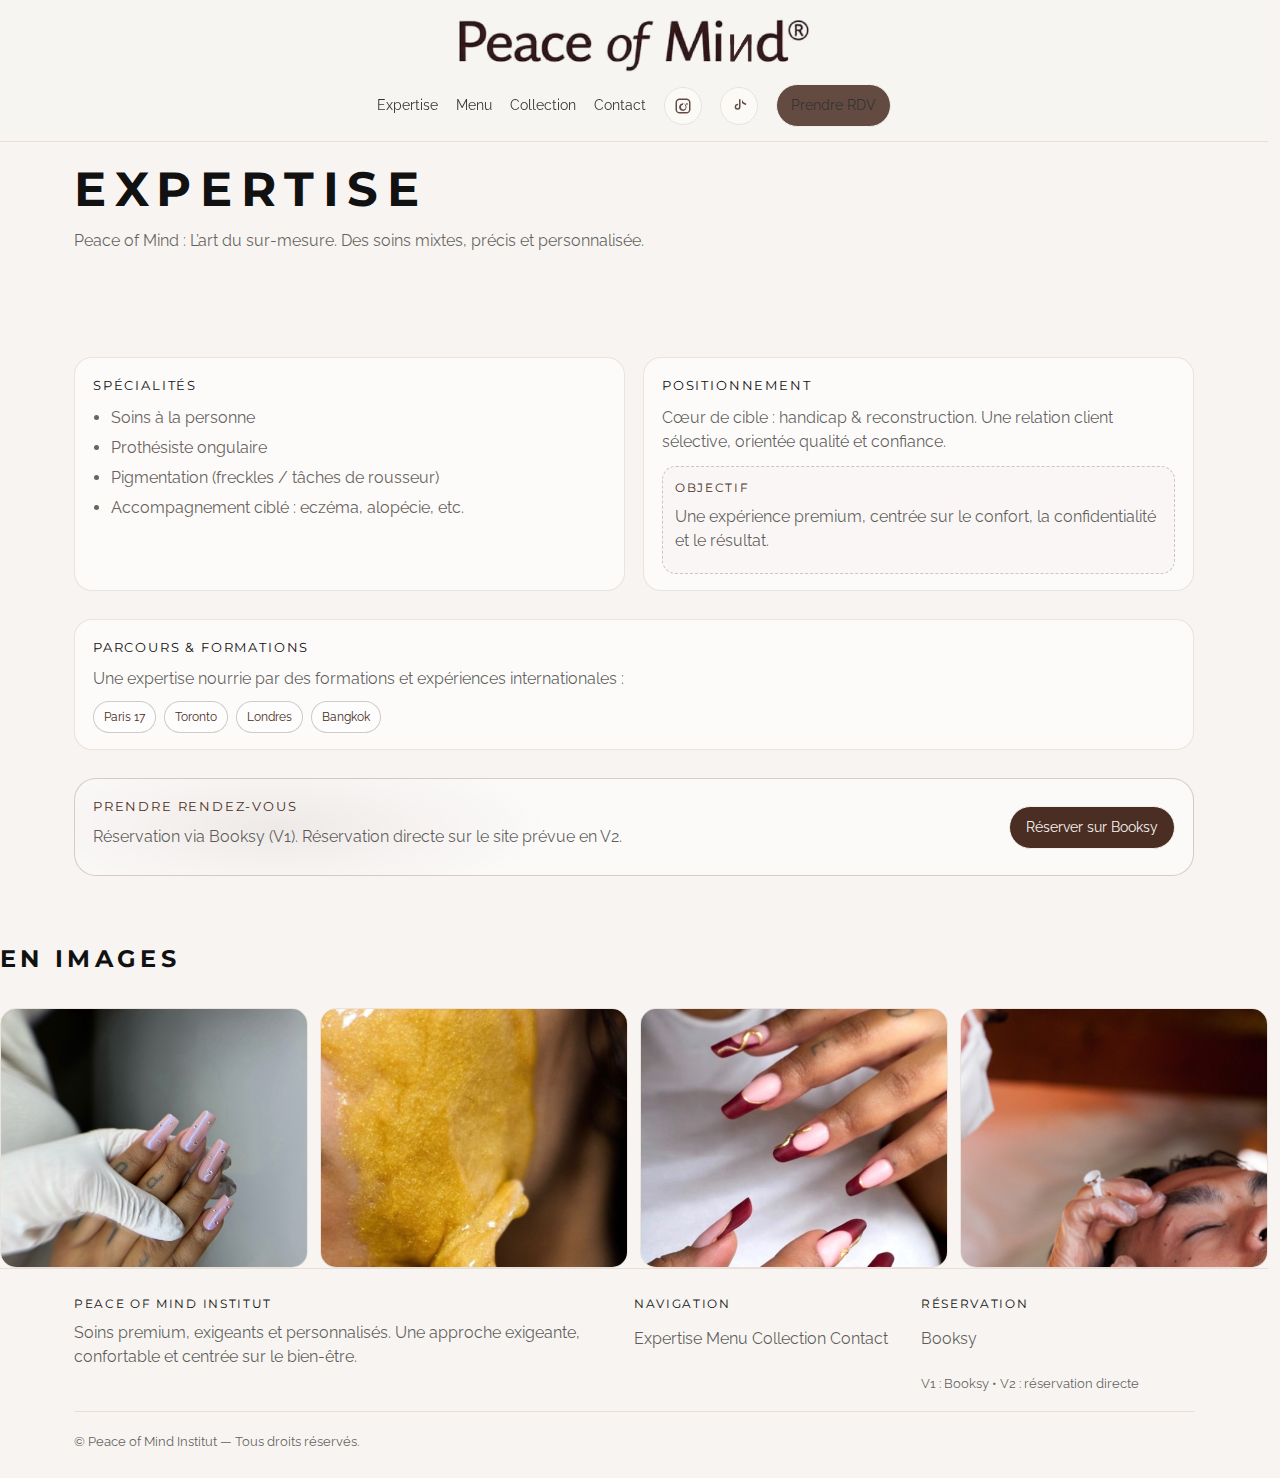
<file: expertise.html>
<!doctype html>
<html lang="fr">
<head>
<title>Peace of Mind Institut — Expertise</title>
<meta name="description" content="Institut premium — soins, onglerie, pigmentation & accompagnement ciblé.">

<meta charset="utf-8" />
<meta name="viewport" content="width=device-width,initial-scale=1" />
<meta name="theme-color" content="#4B2E23" />
<link rel="preconnect" href="https://fonts.googleapis.com">
<link rel="preconnect" href="https://fonts.gstatic.com" crossorigin>
<link href="https://fonts.googleapis.com/css2?family=Montserrat:wght@300;400;500;600&family=Raleway:wght@300;400;500;600&display=swap" rel="stylesheet">
<link rel="stylesheet" href="styles.css" />

</head>
<body>


<header class="site-header site-header--center">
  <div class="container header-centered">
    <a class="brand brand--center" href="index.html" aria-label="Accueil">
      <img src="assets/logo.png" alt="Peace of Mind" class="brand-logo brand-logo--center" />
    </a>

    <nav class="nav nav--center" aria-label="Navigation principale">
      <a href="expertise.html">Expertise</a>
      <a href="menu.html">Menu</a>
      <a href="collection.html">Collection</a>
      <a href="contact.html">Contact</a>
      
      <a class="icon-btn" href="https://www.instagram.com/peaceofmind.inst/" target="_blank" rel="noopener" aria-label="Instagram">
        <svg viewBox="0 0 24 24" aria-hidden="true" focusable="false">
          <path d="M7.5 2h9A5.5 5.5 0 0 1 22 7.5v9A5.5 5.5 0 0 1 16.5 22h-9A5.5 5.5 0 0 1 2 16.5v-9A5.5 5.5 0 0 1 7.5 2Zm0 2A3.5 3.5 0 0 0 4 7.5v9A3.5 3.5 0 0 0 7.5 20h9A3.5 3.5 0 0 0 20 16.5v-9A3.5 3.5 0 0 0 16.5 4h-9Zm4.5 4.5A5 5 0 1 1 7 12a5 5 0 0 1 5-3.5Zm0 2A3 3 0 1 0 15 12a3 3 0 0 0-3-3Zm5.25-2.4a1.15 1.15 0 1 1-1.15 1.15 1.15 1.15 0 0 1 1.15-1.15Z"></path>
        </svg>
      </a>
      <a class="icon-btn" href="https://www.tiktok.com/@peaceofmind.inst" target="_blank" rel="noopener" aria-label="TikTok">
        <svg viewBox="0 0 24 24" aria-hidden="true" focusable="false">
          <path d="M14 3v10.1a3.9 3.9 0 1 1-3.2-3.83v2.1a1.9 1.9 0 1 0 1.2 1.77V3h2Zm2 0c.5 2.8 2.7 5 5.5 5.5v2c-2.2-.1-4.1-1-5.5-2.4V3Z"></path>
        </svg>
      </a>
<a class="btn btn-primary nav-cta" href="https://booksy.com/fr-fr/70501_peace-of-mind_instituts-de-beaute_80450_gradignan?do=invite&_branch_match_id=1548043816304364084&utm_medium=profile_share_from_profile&_branch_referrer=H4sIAAAAAAAAA8soKSkottLXT07J0UvKz88urtRLzs%2FVd%2FcqCCoq8MuoMEiyrytKTUstKsrMS49PKsovL04tsnXOKMrPTQUAaU6HSDwAAAA%3D" target="_blank" rel="noopener">Prendre RDV</a>
    </nav>
  </div>
</header>

<main>
  <section class="page-hero">
    <div class="container">
      <h1>Expertise</h1>
<p class="page-lead">Peace of Mind : L’art du sur‑mesure. Des soins mixtes, précis et personnalisée.</p>
      <p class="lead muted"></p>
    </div>
  </section>

  <section class="section">
    <div class="container">
      <div class="grid-2">
        <div class="card">
          <div class="card-h">Spécialités</div>
          <ul class="list">
            <li>Soins à la personne</li>
            <li>Prothésiste ongulaire</li>
            <li>Pigmentation (freckles / tâches de rousseur)</li>
            <li>Accompagnement ciblé : eczéma, alopécie, etc.</li>
          </ul>
        </div>

        <div class="card">
          <div class="card-h">Positionnement</div>
          <p class="muted">Cœur de cible : handicap & reconstruction. Une relation client sélective, orientée qualité et confiance.</p>
          <div class="soft-box">
            <div class="soft-title">Objectif</div>
            <div class="muted">Une expérience premium, centrée sur le confort, la confidentialité et le résultat.</div>
          </div>
        </div>
      </div>

      <div class="spacer"></div>

      <div class="card">
        <div class="card-h">Parcours & formations</div>
        <p class="muted">Une expertise nourrie par des formations et expériences internationales :</p>
        <div class="tag-row">
          <span class="tag">Paris 17</span>
          <span class="tag">Toronto</span>
          <span class="tag">Londres</span>
          <span class="tag">Bangkok</span>
        </div>
      </div>

      <div class="spacer"></div>

      <div class="cta-band">
        <div>
          <div class="cta-band-title">Prendre rendez‑vous</div>
          <div class="muted">Réservation via Booksy (V1). Réservation directe sur le site prévue en V2.</div>
        </div>
        <a class="btn btn-primary" href="https://booksy.com/fr-fr/70501_peace-of-mind_instituts-de-beaute_80450_gradignan?do=invite&_branch_match_id=1548043816304364084&utm_medium=profile_share_from_profile&_branch_referrer=H4sIAAAAAAAAA8soKSkottLXT07J0UvKz88urtRLzs%2FVd%2FcqCCoq8MuoMEiyrytKTUstKsrMS49PKsovL04tsnXOKMrPTQUAaU6HSDwAAAA%3D" target="_blank" rel="noopener">Réserver sur Booksy</a>
      </div>
    </div>
  </section>

<section class="gallery">
  <h2>En images</h2>
  <div class="gallery-grid">
    <img src="./assets/photo-2.jpg" alt="Soin — détail" loading="lazy">
    <img src="./assets/photo-4.jpg" alt="Onglerie — détail" loading="lazy">
    <img src="./assets/photo-3.jpg" alt="Soin — précision" loading="lazy">
    <img src="./assets/photo-1.jpg" alt="Soin — détail" loading="lazy">
  </div>
</section>

</main>

<footer class="site-footer">
  <div class="container footer-inner">
    <div class="footer-col">
      <div class="footer-title">Peace of Mind Institut</div>
      <p class="muted">Soins premium, exigeants et personnalisés. Une approche exigeante, confortable et centrée sur le bien‑être.</p>
    </div>
    <div class="footer-col">
      <div class="footer-title">Navigation</div>
      <a href="expertise.html">Expertise</a>
      <a href="menu.html">Menu</a>
      <a href="collection.html">Collection</a>
      <a href="contact.html">Contact</a>
    </div>
    <div class="footer-col">
      <div class="footer-title">Réservation</div>
      <a href="https://booksy.com/fr-fr/70501_peace-of-mind_instituts-de-beaute_80450_gradignan?do=invite&_branch_match_id=1548043816304364084&utm_medium=profile_share_from_profile&_branch_referrer=H4sIAAAAAAAAA8soKSkottLXT07J0UvKz88urtRLzs%2FVd%2FcqCCoq8MuoMEiyrytKTUstKsrMS49PKsovL04tsnXOKMrPTQUAaU6HSDwAAAA%3D" target="_blank" rel="noopener">Booksy</a>
      <div class="muted small">V1 : Booksy • V2 : réservation directe</div>
    </div>
  </div>
  <div class="container footer-bottom">
    <span class="muted small">© Peace of Mind Institut — Tous droits réservés.</span>
  </div>
</footer>



  <!-- Floating scroll navigation -->
<script src="./assets/scroll-nav.js"></script>

</body>
</html>
</file>
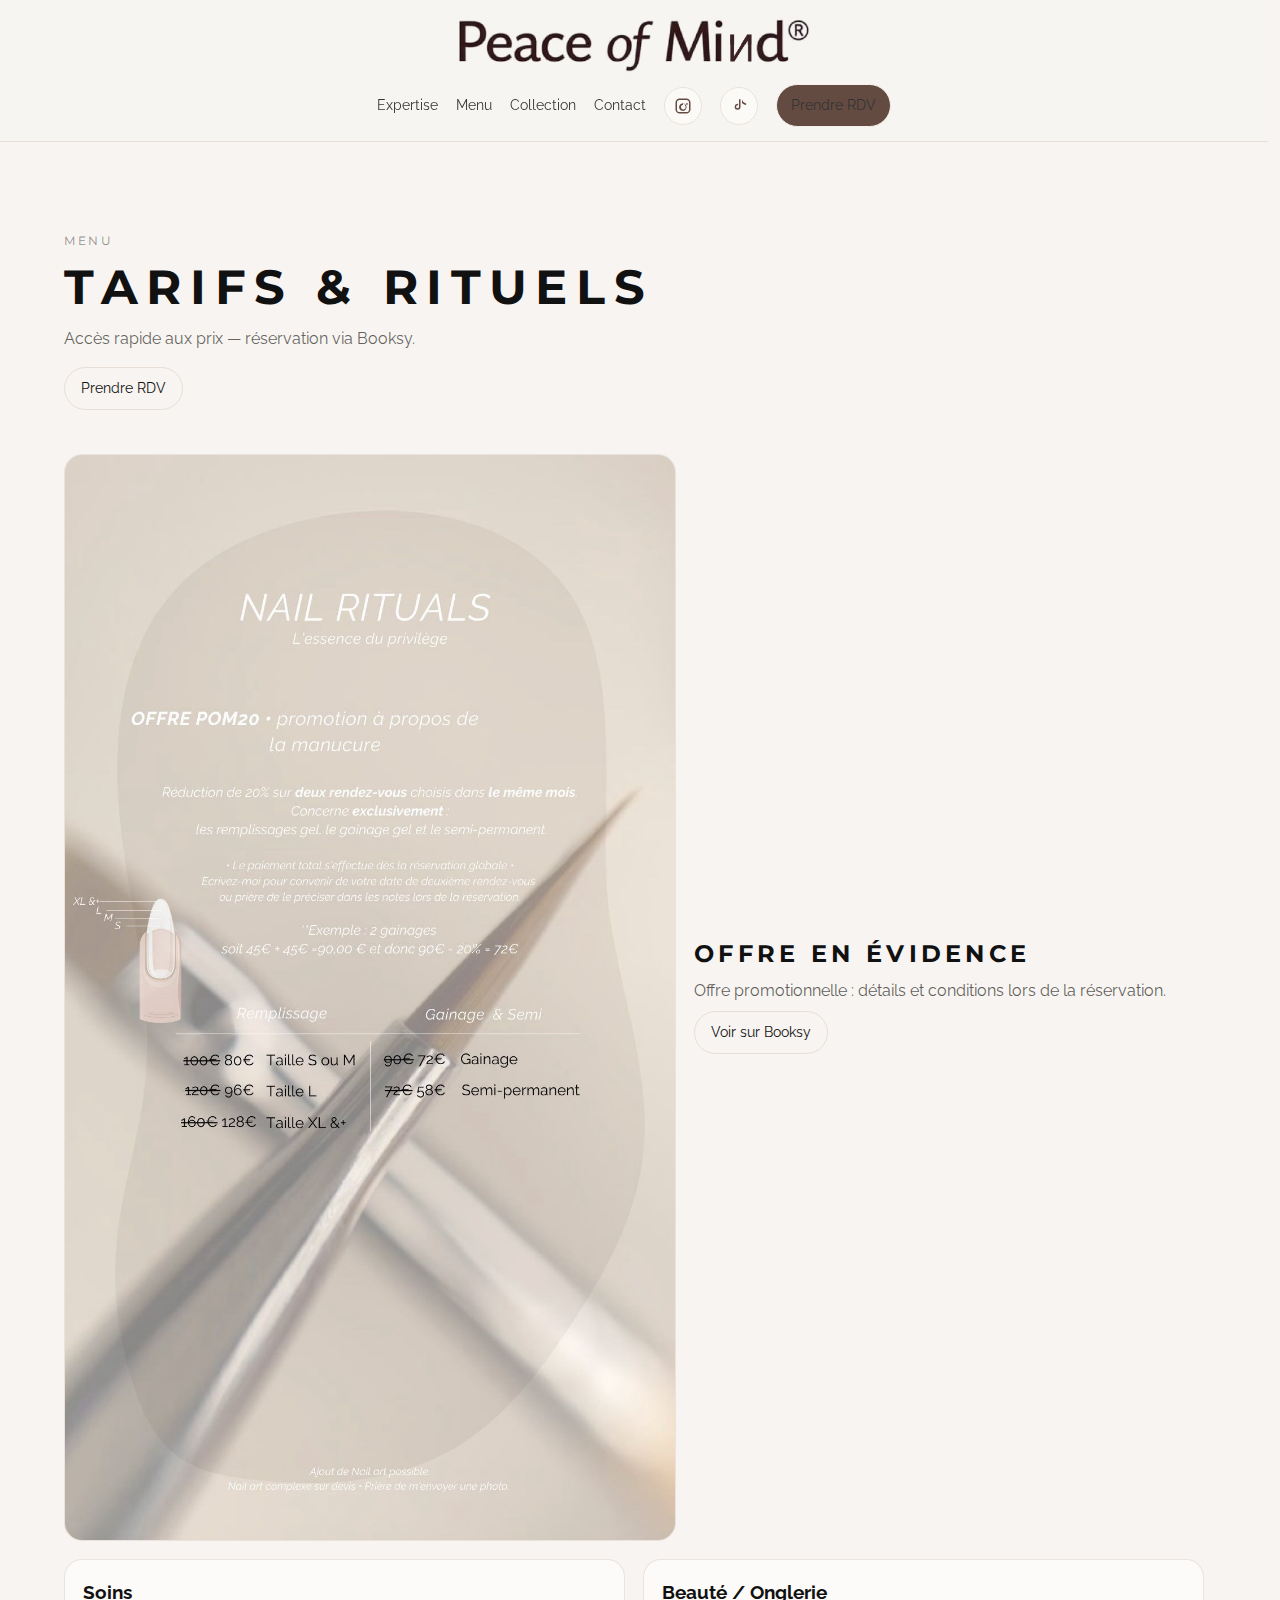
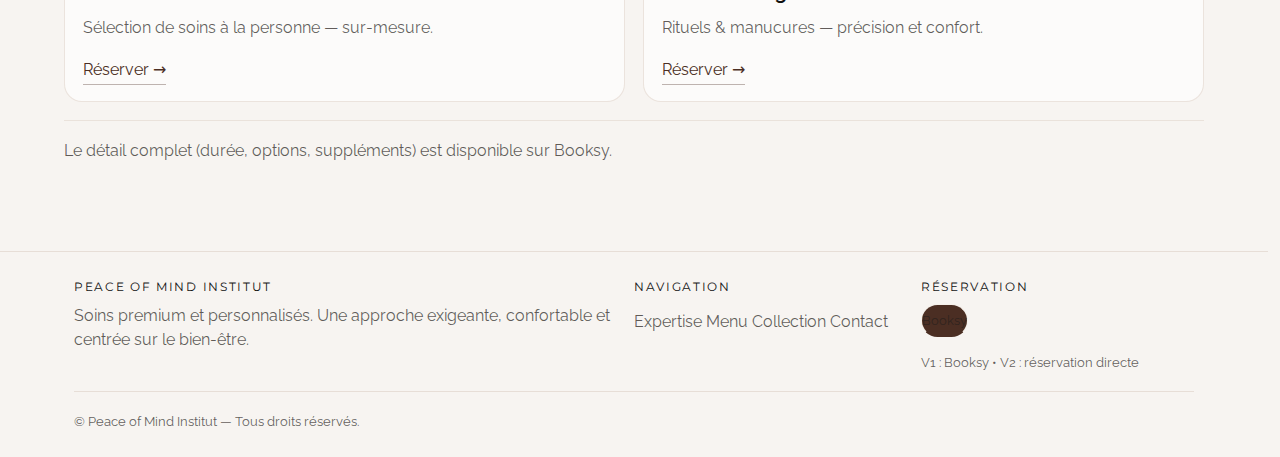
<file: menu.html>
<!doctype html>
<html lang="fr">
<head>
<title>Peace of Mind Institut — Menu</title>
<meta name="description" content="Institut premium — soins, onglerie, pigmentation & accompagnement ciblé.">

<meta charset="utf-8" />
<meta name="viewport" content="width=device-width,initial-scale=1" />
<meta name="theme-color" content="#4B2E23" />
<link rel="preconnect" href="https://fonts.googleapis.com">
<link rel="preconnect" href="https://fonts.gstatic.com" crossorigin>
<link href="https://fonts.googleapis.com/css2?family=Montserrat:wght@300;400;500;600&family=Raleway:wght@300;400;500;600&display=swap" rel="stylesheet">
<link rel="stylesheet" href="styles.css" />
<link rel="canonical" href="https://peaceofmindsignature.com/menu.html">
</head>
<body>


<header class="site-header site-header--center">
  <div class="container header-centered">
    <a class="brand brand--center" href="index.html" aria-label="Accueil">
      <img src="assets/logo.png" alt="Peace of Mind" class="brand-logo brand-logo--center" />
    </a>

    <nav class="nav nav--center" aria-label="Navigation principale">
      <a href="expertise.html">Expertise</a>
      <a href="menu.html">Menu</a>
      <a href="collection.html">Collection</a>
      <a href="contact.html">Contact</a>
      
      <a class="icon-btn" href="https://www.instagram.com/peaceofmind.inst/" target="_blank" rel="noopener" aria-label="Instagram">
        <svg viewBox="0 0 24 24" aria-hidden="true" focusable="false">
          <path d="M7.5 2h9A5.5 5.5 0 0 1 22 7.5v9A5.5 5.5 0 0 1 16.5 22h-9A5.5 5.5 0 0 1 2 16.5v-9A5.5 5.5 0 0 1 7.5 2Zm0 2A3.5 3.5 0 0 0 4 7.5v9A3.5 3.5 0 0 0 7.5 20h9A3.5 3.5 0 0 0 20 16.5v-9A3.5 3.5 0 0 0 16.5 4h-9Zm4.5 4.5A5 5 0 1 1 7 12a5 5 0 0 1 5-3.5Zm0 2A3 3 0 1 0 15 12a3 3 0 0 0-3-3Zm5.25-2.4a1.15 1.15 0 1 1-1.15 1.15 1.15 1.15 0 0 1 1.15-1.15Z"></path>
        </svg>
      </a>
      <a class="icon-btn" href="https://www.tiktok.com/@peaceofmind.inst" target="_blank" rel="noopener" aria-label="TikTok">
        <svg viewBox="0 0 24 24" aria-hidden="true" focusable="false">
          <path d="M14 3v10.1a3.9 3.9 0 1 1-3.2-3.83v2.1a1.9 1.9 0 1 0 1.2 1.77V3h2Zm2 0c.5 2.8 2.7 5 5.5 5.5v2c-2.2-.1-4.1-1-5.5-2.4V3Z"></path>
        </svg>
      </a>
<a class="btn btn-primary nav-cta" href="https://booksy.com/fr-fr/70501_peace-of-mind_instituts-de-beaute_80450_gradignan?do=invite&_branch_match_id=1548043816304364084&utm_medium=profile_share_from_profile&_branch_referrer=H4sIAAAAAAAAA8soKSkottLXT07J0UvKz88urtRLzs%2FVd%2FcqCCoq8MuoMEiyrytKTUstKsrMS49PKsovL04tsnXOKMrPTQUAaU6HSDwAAAA%3D" target="_blank" rel="noopener">Prendre RDV</a>
    </nav>
  </div>
</header>


<main class="page">
  <section class="page-hero">
    <p class="kicker">Menu</p>
    <h1>Tarifs & rituels</h1>
    <p class="page-lead">Accès rapide aux prix — réservation via Booksy.</p>
    <a class="btn primary" href="https://booksy.com/fr-fr/70501_peace-of-mind_instituts-de-beaute_80450_gradignan?do=invite&_branch_match_id=1548043816304364084&utm_medium=profile_share_from_profile&_branch_referrer=H4sIAAAAAAAAA8soKSkottLXT07J0UvKz88urtRLzs%2FVd%2FcqCCoq8MuoMEiyrytKTUstKsrMS49PKsovL04tsnXOKMrPTQUAaU6HSDwAAAA%3D" target="_blank" rel="noopener">Prendre RDV</a>
  </section>

  <section class="promo">
    <div class="promo-media">
      <img src="./assets/promo-offre.jpg" alt="Offre promotionnelle Peace of Mind" loading="lazy">
    </div>
    <div class="promo-body">
      <h2>Offre en évidence</h2>
      <p class="muted">Offre promotionnelle : détails et conditions lors de la réservation.</p>
      <a class="btn secondary" href="https://booksy.com/fr-fr/70501_peace-of-mind_instituts-de-beaute_80450_gradignan?do=invite&_branch_match_id=1548043816304364084&utm_medium=profile_share_from_profile&_branch_referrer=H4sIAAAAAAAAA8soKSkottLXT07J0UvKz88urtRLzs%2FVd%2FcqCCoq8MuoMEiyrytKTUstKsrMS49PKsovL04tsnXOKMrPTQUAaU6HSDwAAAA%3D" target="_blank" rel="noopener">Voir sur Booksy</a>
    </div>
  </section>

  <section class="grid-2">
    <article class="card">
      <h3>Soins</h3>
      <p class="muted">Sélection de soins à la personne — sur‑mesure.</p>
      <a class="link" href="https://booksy.com/fr-fr/70501_peace-of-mind_instituts-de-beaute_80450_gradignan?do=invite&_branch_match_id=1548043816304364084&utm_medium=profile_share_from_profile&_branch_referrer=H4sIAAAAAAAAA8soKSkottLXT07J0UvKz88urtRLzs%2FVd%2FcqCCoq8MuoMEiyrytKTUstKsrMS49PKsovL04tsnXOKMrPTQUAaU6HSDwAAAA%3D" target="_blank" rel="noopener">Réserver →</a>
    </article>
    <article class="card">
      <h3>Beauté / Onglerie</h3>
      <p class="muted">Rituels & manucures — précision et confort.</p>
      <a class="link" href="https://booksy.com/fr-fr/70501_peace-of-mind_instituts-de-beaute_80450_gradignan?do=invite&_branch_match_id=1548043816304364084&utm_medium=profile_share_from_profile&_branch_referrer=H4sIAAAAAAAAA8soKSkottLXT07J0UvKz88urtRLzs%2FVd%2FcqCCoq8MuoMEiyrytKTUstKsrMS49PKsovL04tsnXOKMrPTQUAaU6HSDwAAAA%3D" target="_blank" rel="noopener">Réserver →</a>
    </article>
  </section>

  <section class="note">
    <p class="muted">Le détail complet (durée, options, suppléments) est disponible sur Booksy.</p>
  </section>
</main>


<footer class="site-footer">
  <div class="container footer-inner">
    <div class="footer-col">
      <div class="footer-title">Peace of Mind Institut</div>
      <p class="muted">Soins premium et personnalisés. Une approche exigeante, confortable et centrée sur le bien‑être.</p>
    </div>
    <div class="footer-col">
      <div class="footer-title">Navigation</div>
      <a href="expertise.html">Expertise</a>
      <a href="menu.html">Menu</a>
      <a href="collection.html">Collection</a>
      <a href="contact.html">Contact</a>
    </div>
    <div class="footer-col">
      <div class="footer-title">Réservation</div>
      <a class="btn btn-primary" href="https://booksy.com/fr-fr/70501_peace-of-mind_instituts-de-beaute_80450_gradignan?do=invite&_branch_match_id=1548043816304364084&utm_medium=profile_share_from_profile&_branch_referrer=H4sIAAAAAAAAA8soKSkottLXT07J0UvKz88urtRLzs%2FVd%2FcqCCoq8MuoMEiyrytKTUstKsrMS49PKsovL04tsnXOKMrPTQUAaU6HSDwAAAA%3D" target="_blank" rel="noopener">Booksy</a>
      <div class="muted small">V1 : Booksy • V2 : réservation directe</div>
    </div>
  </div>
  <div class="container footer-bottom">
    <span class="muted small">© Peace of Mind Institut — Tous droits réservés.</span>
  </div>
</footer>



  <!-- Floating scroll navigation -->
<script src="./assets/scroll-nav.js"></script>

</body>
</html>
</file>
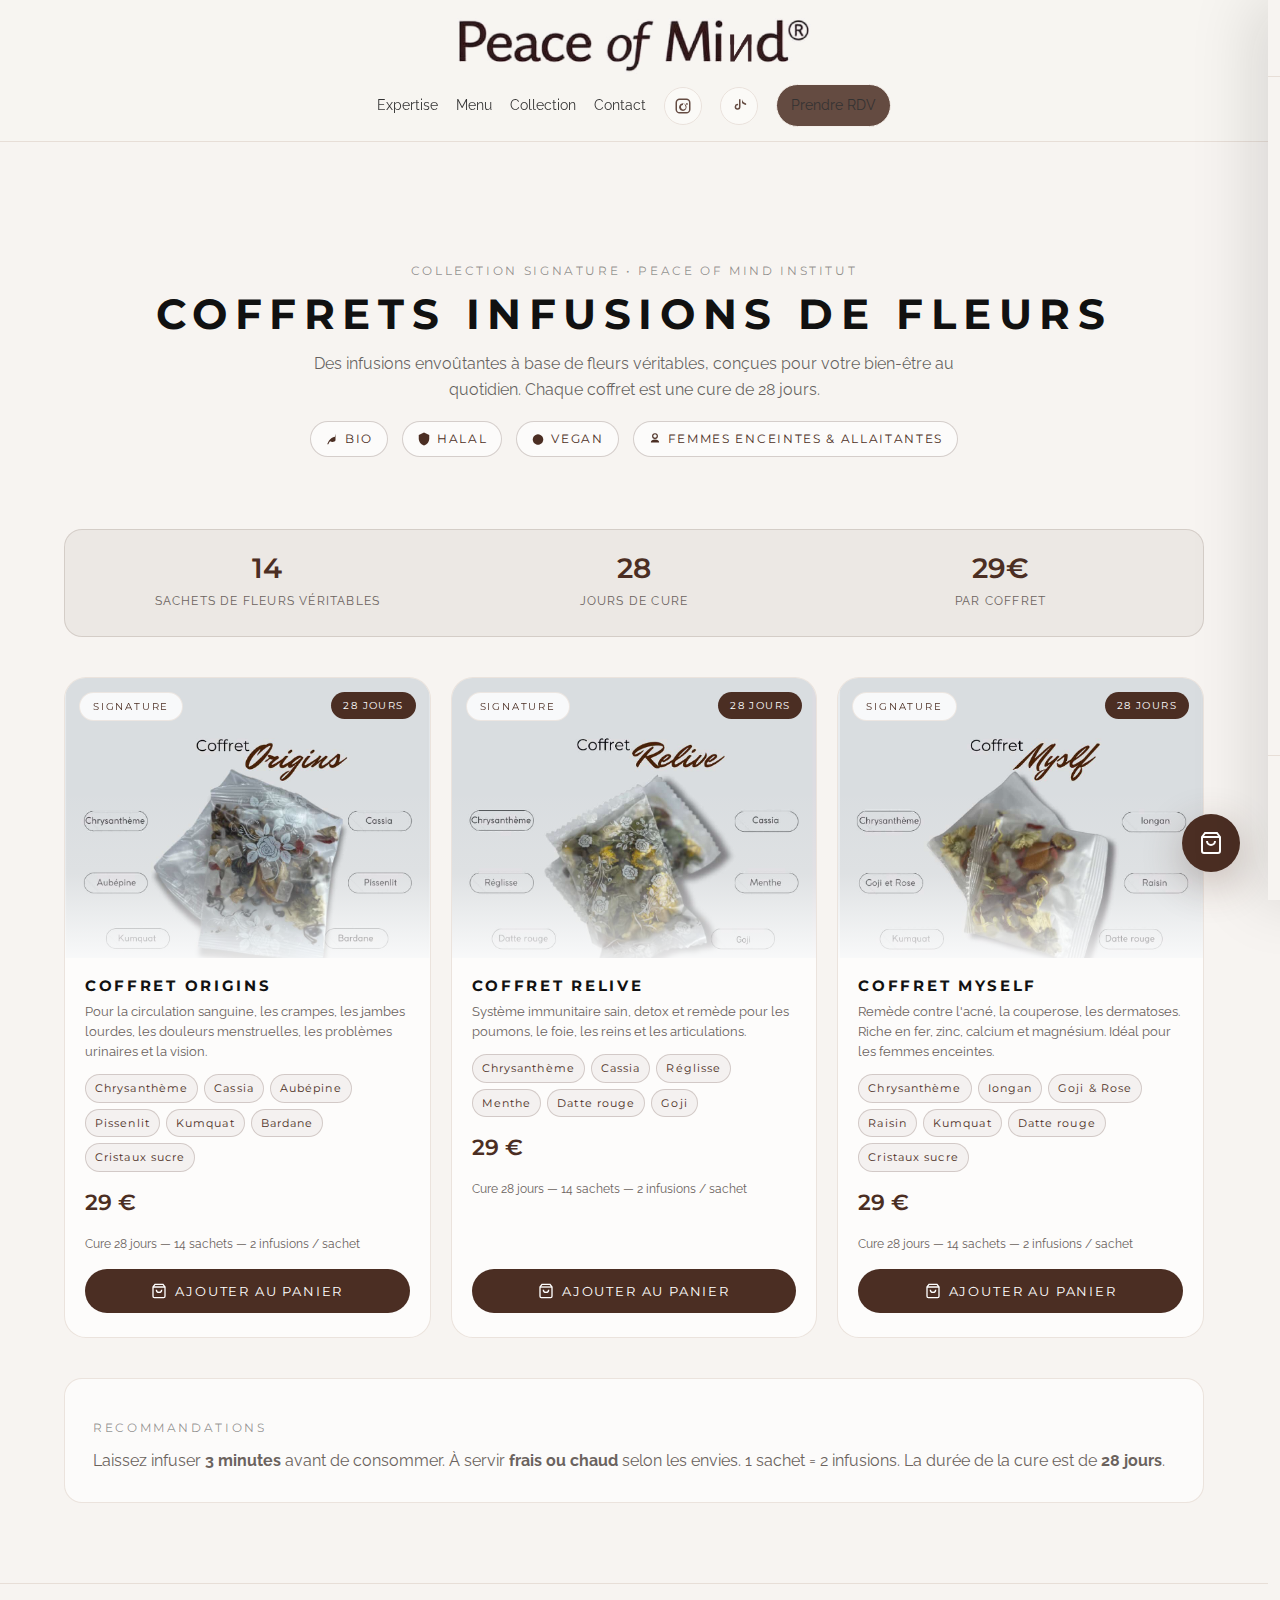
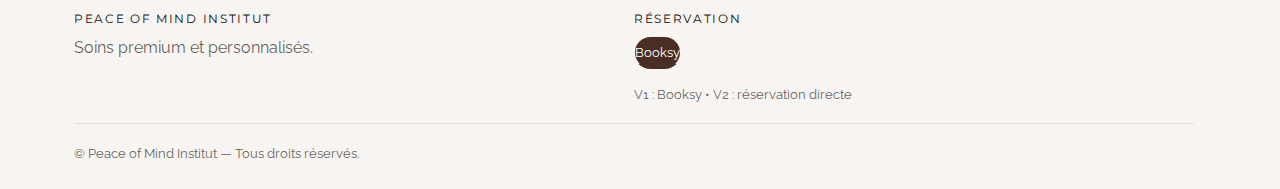
<file: signature.html>
<!doctype html>
<html lang="fr">
<head>
<title>Coffrets Signature — Peace of Mind Institut</title>
<meta name="description" content="Infusions de fleurs véritables — Coffrets Signature Peace of Mind. Bio, Halal, Vegan. Livraison en France.">
<meta charset="utf-8" />
<meta name="viewport" content="width=device-width,initial-scale=1" />
<meta name="theme-color" content="#4B2E23" />
<link rel="preconnect" href="https://fonts.googleapis.com">
<link rel="preconnect" href="https://fonts.gstatic.com" crossorigin>
<link href="https://fonts.googleapis.com/css2?family=Montserrat:wght@300;400;500;600&family=Raleway:wght@300;400;500;600&display=swap" rel="stylesheet">
<link rel="stylesheet" href="styles.css" />
<link rel="canonical" href="https://peaceofmindsignature.com/signature.html">

<!-- PayPal SDK — remplacer YOUR_CLIENT_ID par l'ID client PayPal de production -->
<script id="paypal-script"
  src="https://www.paypal.com/sdk/js?client-id=YOUR_CLIENT_ID&currency=EUR&locale=fr_FR&components=buttons,funding-eligibility&enable-funding=paylater,card"
  data-sdk-integration-source="button-factory"
  defer>
</script>

<style>
/* ===== SIGNATURE PAGE STYLES ===== */
.sig-hero {
  padding: 52px 0 36px;
  text-align: center;
}
.sig-hero h1 {
  font-size: clamp(26px, 3.5vw, 42px);
  margin-bottom: 14px;
}
.sig-hero .page-lead {
  margin: 0 auto 18px;
  text-align: center;
}
.cert-badges {
  display: flex;
  gap: 14px;
  justify-content: center;
  flex-wrap: wrap;
  margin-top: 16px;
}
.cert-badge {
  display: inline-flex;
  align-items: center;
  gap: 6px;
  padding: 8px 14px;
  border-radius: 999px;
  border: 1px solid rgba(75,46,35,.22);
  background: rgba(255,255,255,.62);
  font-size: 12px;
  font-family: "Montserrat", system-ui, sans-serif;
  letter-spacing: .14em;
  text-transform: uppercase;
  color: var(--primary);
}

/* ===== PRODUCT GRID ===== */
.products-grid {
  display: grid;
  grid-template-columns: repeat(3, 1fr);
  gap: 20px;
  margin: 40px 0;
}
.product-card {
  background: rgba(255,255,255,.72);
  border: 1px solid rgba(231,222,215,.85);
  border-radius: 22px;
  overflow: hidden;
  transition: transform .2s ease, box-shadow .2s ease;
  display: flex;
  flex-direction: column;
}
.product-card:hover {
  transform: translateY(-3px);
  box-shadow: 0 24px 64px rgba(17,17,17,.1);
}
.product-img-wrap {
  position: relative;
  height: 280px;
  overflow: hidden;
  background: #ede8e2;
}
.product-img-wrap img {
  width: 100%;
  height: 100%;
  object-fit: cover;
  object-position: center 20%;
  display: block;
  transition: transform .55s cubic-bezier(.25,.46,.45,.94);
}
.product-card:hover .product-img-wrap img {
  transform: scale(1.06);
}
/* Subtle gradient overlay at bottom to blend into card body */
.product-img-wrap::after {
  content: '';
  position: absolute;
  inset: 0;
  background: linear-gradient(
    to bottom,
    rgba(247,244,241,0) 40%,
    rgba(247,244,241,0.18) 70%,
    rgba(255,255,255,0.82) 100%
  );
  pointer-events: none;
}
/* Coffret name badge floating top-left */
.product-img-badge {
  position: absolute;
  top: 14px;
  left: 14px;
  z-index: 2;
  background: rgba(255,255,255,0.82);
  backdrop-filter: blur(8px);
  -webkit-backdrop-filter: blur(8px);
  border: 1px solid rgba(231,222,215,.7);
  border-radius: 999px;
  padding: 6px 13px;
  font-family: "Montserrat", system-ui, sans-serif;
  font-size: 10px;
  letter-spacing: .18em;
  text-transform: uppercase;
  color: var(--primary);
}
/* Cure length badge floating top-right */
.product-img-cure {
  position: absolute;
  top: 14px;
  right: 14px;
  z-index: 2;
  background: var(--primary);
  border-radius: 999px;
  padding: 6px 12px;
  font-family: "Montserrat", system-ui, sans-serif;
  font-size: 10px;
  letter-spacing: .14em;
  text-transform: uppercase;
  color: #fff;
}
.product-body {
  padding: 20px 20px 24px;
  flex: 1;
  display: flex;
  flex-direction: column;
}
.product-name {
  font-family: "Montserrat", system-ui, sans-serif;
  letter-spacing: .18em;
  text-transform: uppercase;
  font-size: 15px;
  margin: 0 0 8px;
  color: var(--text);
}
.product-tagline {
  font-size: 13px;
  color: var(--muted);
  line-height: 1.55;
  margin: 0 0 12px;
}
.ingredient-tags {
  display: flex;
  flex-wrap: wrap;
  gap: 6px;
  margin-bottom: 14px;
}
.ingredient-tag {
  font-size: 11px;
  padding: 5px 9px;
  border-radius: 999px;
  border: 1px solid rgba(75,46,35,.2);
  color: var(--primary);
  background: rgba(75,46,35,.05);
  font-family: "Montserrat", system-ui, sans-serif;
  letter-spacing: .1em;
}
.product-price {
  font-family: "Montserrat", system-ui, sans-serif;
  font-size: 22px;
  font-weight: 600;
  color: var(--primary);
  margin: 0 0 4px;
}
.product-price-note {
  font-size: 12px;
  color: var(--muted);
  margin-bottom: 16px;
}
.add-to-cart-btn {
  display: inline-flex;
  align-items: center;
  justify-content: center;
  gap: 8px;
  width: 100%;
  padding: 13px 20px;
  border-radius: 999px;
  border: 1px solid rgba(75,46,35,.3);
  background: var(--primary);
  color: #fff;
  font-size: 13px;
  font-family: "Montserrat", system-ui, sans-serif;
  letter-spacing: .14em;
  text-transform: uppercase;
  cursor: pointer;
  transition: transform .15s ease, opacity .15s ease, background .15s ease;
  margin-top: auto;
}
.add-to-cart-btn:hover {
  transform: translateY(-1px);
  background: #3a2218;
}
.add-to-cart-btn svg {
  width: 16px;
  height: 16px;
  flex-shrink: 0;
}

/* ===== CURE INFO BANNER ===== */
.cure-banner {
  background: rgba(75,46,35,.06);
  border: 1px solid rgba(75,46,35,.15);
  border-radius: 18px;
  padding: 24px 28px;
  display: grid;
  grid-template-columns: repeat(3, 1fr);
  gap: 18px;
  margin: 36px 0;
}
.cure-stat {
  text-align: center;
}
.cure-stat-num {
  font-family: "Montserrat", system-ui, sans-serif;
  font-size: 28px;
  font-weight: 600;
  color: var(--primary);
  display: block;
  line-height: 1;
  margin-bottom: 6px;
}
.cure-stat-label {
  font-size: 12px;
  color: var(--muted);
  letter-spacing: .1em;
  text-transform: uppercase;
}

/* ===== FLOATING CART ===== */
.cart-bubble {
  position: fixed;
  bottom: 28px;
  right: 28px;
  z-index: 200;
}
.cart-toggle-btn {
  width: 58px;
  height: 58px;
  border-radius: 999px;
  background: var(--primary);
  color: #fff;
  border: none;
  cursor: pointer;
  display: flex;
  align-items: center;
  justify-content: center;
  box-shadow: 0 12px 40px rgba(75,46,35,.3);
  transition: transform .18s ease;
  position: relative;
}
.cart-toggle-btn:hover { transform: scale(1.06); }
.cart-toggle-btn svg { width: 24px; height: 24px; }
.cart-count-badge {
  position: absolute;
  top: -4px;
  right: -4px;
  background: #c0392b;
  color: #fff;
  border-radius: 999px;
  width: 22px;
  height: 22px;
  font-size: 11px;
  font-weight: 700;
  display: flex;
  align-items: center;
  justify-content: center;
  font-family: "Montserrat", system-ui, sans-serif;
  border: 2px solid #fff;
  transition: transform .15s ease;
}
.cart-count-badge[data-count="0"] { display: none; }

/* ===== CART DRAWER ===== */
.cart-drawer-overlay {
  position: fixed;
  inset: 0;
  background: rgba(17,17,17,.45);
  z-index: 300;
  opacity: 0;
  pointer-events: none;
  transition: opacity .3s ease;
  backdrop-filter: blur(4px);
}
.cart-drawer-overlay.is-open {
  opacity: 1;
  pointer-events: all;
}
.cart-drawer {
  position: fixed;
  right: 0;
  top: 0;
  bottom: 0;
  width: min(440px, 100vw);
  background: var(--bg);
  z-index: 301;
  display: flex;
  flex-direction: column;
  transform: translateX(100%);
  transition: transform .35s cubic-bezier(.4,0,.2,1);
  box-shadow: -16px 0 60px rgba(17,17,17,.12);
}
.cart-drawer.is-open {
  transform: translateX(0);
}
.cart-drawer-header {
  display: flex;
  align-items: center;
  justify-content: space-between;
  padding: 22px 24px 18px;
  border-bottom: 1px solid var(--line);
}
.cart-drawer-title {
  font-family: "Montserrat", system-ui, sans-serif;
  letter-spacing: .18em;
  text-transform: uppercase;
  font-size: 13px;
  color: var(--text);
}
.cart-close-btn {
  width: 36px;
  height: 36px;
  border-radius: 999px;
  border: 1px solid var(--line);
  background: rgba(255,255,255,.55);
  cursor: pointer;
  display: flex;
  align-items: center;
  justify-content: center;
  transition: background .15s ease;
}
.cart-close-btn:hover { background: rgba(255,255,255,.9); }
.cart-close-btn svg { width: 16px; height: 16px; }
.cart-items-list {
  flex: 1;
  overflow-y: auto;
  padding: 18px 24px;
  display: flex;
  flex-direction: column;
  gap: 14px;
}
.cart-item {
  display: flex;
  align-items: center;
  gap: 14px;
  background: rgba(255,255,255,.62);
  border: 1px solid var(--line);
  border-radius: 16px;
  padding: 14px;
}
.cart-item-name {
  font-family: "Montserrat", system-ui, sans-serif;
  font-size: 12px;
  letter-spacing: .14em;
  text-transform: uppercase;
  color: var(--text);
  flex: 1;
}
.cart-item-controls {
  display: flex;
  align-items: center;
  gap: 8px;
}
.qty-btn {
  width: 28px;
  height: 28px;
  border-radius: 999px;
  border: 1px solid var(--line);
  background: rgba(255,255,255,.7);
  cursor: pointer;
  font-size: 16px;
  display: flex;
  align-items: center;
  justify-content: center;
  transition: background .12s ease;
  color: var(--text);
}
.qty-btn:hover { background: #fff; }
.qty-num {
  font-family: "Montserrat", system-ui, sans-serif;
  font-size: 14px;
  font-weight: 600;
  min-width: 18px;
  text-align: center;
}
.cart-item-price {
  font-family: "Montserrat", system-ui, sans-serif;
  font-size: 13px;
  font-weight: 600;
  color: var(--primary);
  margin-left: 8px;
  min-width: 52px;
  text-align: right;
}
.cart-empty-msg {
  text-align: center;
  color: var(--muted);
  font-size: 14px;
  padding: 48px 0;
}
.cart-footer {
  padding: 18px 24px 28px;
  border-top: 1px solid var(--line);
}
.cart-total-row {
  display: flex;
  justify-content: space-between;
  align-items: baseline;
  margin-bottom: 18px;
}
.cart-total-label {
  font-family: "Montserrat", system-ui, sans-serif;
  letter-spacing: .14em;
  text-transform: uppercase;
  font-size: 12px;
  color: var(--muted);
}
.cart-total-amount {
  font-family: "Montserrat", system-ui, sans-serif;
  font-size: 24px;
  font-weight: 600;
  color: var(--primary);
}

/* ===== CHECKOUT MODAL ===== */
.checkout-overlay {
  position: fixed;
  inset: 0;
  background: rgba(17,17,17,.55);
  z-index: 500;
  display: flex;
  align-items: center;
  justify-content: center;
  padding: 20px;
  opacity: 0;
  pointer-events: none;
  transition: opacity .3s ease;
  backdrop-filter: blur(6px);
}
.checkout-overlay.is-open {
  opacity: 1;
  pointer-events: all;
}
.checkout-modal {
  background: var(--bg);
  border-radius: 26px;
  width: min(560px, 100%);
  max-height: 92vh;
  overflow-y: auto;
  box-shadow: 0 32px 80px rgba(17,17,17,.2);
  padding: 32px 32px 28px;
  position: relative;
}
.checkout-modal-title {
  font-family: "Montserrat", system-ui, sans-serif;
  letter-spacing: .18em;
  text-transform: uppercase;
  font-size: 14px;
  margin: 0 0 24px;
  color: var(--text);
}
.checkout-close {
  position: absolute;
  top: 20px;
  right: 20px;
  width: 36px;
  height: 36px;
  border-radius: 999px;
  border: 1px solid var(--line);
  background: rgba(255,255,255,.7);
  cursor: pointer;
  display: flex;
  align-items: center;
  justify-content: center;
}
.checkout-close svg { width: 16px; height: 16px; }
.form-group {
  margin-bottom: 16px;
}
.form-label {
  display: block;
  font-family: "Montserrat", system-ui, sans-serif;
  font-size: 11px;
  letter-spacing: .14em;
  text-transform: uppercase;
  color: var(--muted);
  margin-bottom: 7px;
}
.form-input {
  width: 100%;
  padding: 12px 16px;
  border: 1px solid var(--line);
  border-radius: 12px;
  background: rgba(255,255,255,.72);
  font-family: "Raleway", system-ui, sans-serif;
  font-size: 15px;
  color: var(--text);
  outline: none;
  transition: border-color .15s ease;
}
.form-input:focus {
  border-color: var(--primary);
  background: #fff;
}
.form-row {
  display: grid;
  grid-template-columns: 1fr 1fr;
  gap: 12px;
}
.checkout-order-summary {
  background: rgba(75,46,35,.05);
  border: 1px solid rgba(75,46,35,.12);
  border-radius: 14px;
  padding: 16px;
  margin-bottom: 20px;
}
.checkout-order-summary-title {
  font-family: "Montserrat", system-ui, sans-serif;
  font-size: 11px;
  letter-spacing: .14em;
  text-transform: uppercase;
  color: var(--primary);
  margin-bottom: 10px;
}
.checkout-summary-item {
  display: flex;
  justify-content: space-between;
  font-size: 13px;
  color: var(--muted);
  padding: 5px 0;
  border-top: 1px solid rgba(231,222,215,.6);
}
.checkout-summary-item:first-of-type {
  border-top: none;
}
.checkout-total-final {
  display: flex;
  justify-content: space-between;
  align-items: center;
  margin-top: 12px;
  padding-top: 12px;
  border-top: 1px solid rgba(75,46,35,.18);
  font-family: "Montserrat", system-ui, sans-serif;
  font-weight: 600;
  color: var(--primary);
  font-size: 16px;
}
.payment-section-title {
  font-family: "Montserrat", system-ui, sans-serif;
  font-size: 11px;
  letter-spacing: .14em;
  text-transform: uppercase;
  color: var(--muted);
  margin: 20px 0 12px;
}
#paypal-button-container {
  margin-top: 0;
}
.security-note {
  display: flex;
  align-items: center;
  gap: 7px;
  margin-top: 14px;
  font-size: 12px;
  color: var(--muted);
  justify-content: center;
}
.security-note svg {
  width: 14px;
  height: 14px;
  flex-shrink: 0;
  color: var(--primary);
}

/* Success screen */
.checkout-success {
  text-align: center;
  padding: 28px 0 16px;
  display: none;
}
.checkout-success.is-visible { display: block; }
.success-icon {
  width: 64px;
  height: 64px;
  background: rgba(75,46,35,.08);
  border-radius: 999px;
  display: flex;
  align-items: center;
  justify-content: center;
  margin: 0 auto 18px;
}
.success-icon svg {
  width: 32px;
  height: 32px;
  color: var(--primary);
}
.checkout-form-body { transition: opacity .25s ease; }
.checkout-form-body.is-hidden { display: none; }

/* ===== RESPONSIVE — TABLET 900px ===== */
@media (max-width: 900px) {
  .products-grid {
    grid-template-columns: 1fr 1fr;
    gap: 16px;
  }
  .cure-banner {
    grid-template-columns: repeat(3, 1fr);
    gap: 10px;
    padding: 18px 16px;
  }
  .cure-stat-num { font-size: 22px; }
}

/* ===== RESPONSIVE — MOBILE 640px ===== */
@media (max-width: 640px) {
  /* Hero */
  .sig-hero {
    padding: 32px 0 22px;
  }
  .sig-hero h1 {
    font-size: clamp(22px, 6vw, 30px);
  }
  .cert-badges {
    gap: 8px;
  }
  .cert-badge {
    font-size: 10px;
    padding: 6px 10px;
    letter-spacing: .1em;
  }

  /* Cure banner → row horizontal compact */
  .cure-banner {
    grid-template-columns: repeat(3, 1fr);
    padding: 14px 12px;
    gap: 6px;
    margin: 20px 0;
  }
  .cure-stat-num { font-size: 20px; }
  .cure-stat-label { font-size: 10px; letter-spacing: 0; }

  /* Products → single column */
  .products-grid {
    grid-template-columns: 1fr;
    gap: 14px;
    margin: 24px 0;
  }

  /* Product image shorter on mobile */
  .product-img-wrap {
    height: 220px;
  }

  .product-body {
    padding: 16px 16px 18px;
  }

  .product-name { font-size: 13px; }
  .product-price { font-size: 20px; }

  /* Cart bubble — safe area + avoid scroll nav overlap */
  .cart-bubble {
    bottom: calc(20px + env(safe-area-inset-bottom, 0px));
    right: 16px;
  }
  .cart-toggle-btn {
    width: 52px;
    height: 52px;
  }

  /* Cart drawer full width on mobile */
  .cart-drawer {
    width: 100vw;
    border-radius: 20px 20px 0 0;
    top: auto;
    bottom: 0;
    height: 82vh;
    transform: translateY(100%);
  }
  .cart-drawer.is-open {
    transform: translateY(0);
  }
  .cart-drawer-header {
    padding: 16px 18px 14px;
  }
  /* Drag handle visual hint */
  .cart-drawer-header::before {
    content: '';
    display: block;
    position: absolute;
    top: 8px;
    left: 50%;
    transform: translateX(-50%);
    width: 36px;
    height: 4px;
    border-radius: 999px;
    background: rgba(0,0,0,.12);
  }
  .cart-items-list {
    padding: 14px 16px;
  }
  .cart-footer {
    padding: 14px 16px calc(16px + env(safe-area-inset-bottom, 0px));
  }

  /* Checkout modal — full screen bottom sheet */
  .checkout-overlay {
    align-items: flex-end;
    padding: 0;
  }
  .checkout-modal {
    width: 100vw;
    max-height: 95vh;
    border-radius: 22px 22px 0 0;
    padding: 24px 18px calc(20px + env(safe-area-inset-bottom, 0px));
  }
  .checkout-modal::before {
    content: '';
    display: block;
    width: 36px;
    height: 4px;
    border-radius: 999px;
    background: rgba(0,0,0,.12);
    margin: 0 auto 20px;
  }
  .checkout-close {
    top: 14px;
    right: 14px;
  }
  .form-row {
    grid-template-columns: 1fr;
  }
  .form-input {
    font-size: 16px; /* prevents iOS zoom on focus */
  }
}

/* ===== RESPONSIVE — SMALL MOBILE 380px ===== */
@media (max-width: 380px) {
  .product-img-wrap { height: 190px; }
  .cure-banner { grid-template-columns: 1fr; gap: 0; }
  .cure-stat {
    padding: 8px 0;
    border-top: 1px solid rgba(75,46,35,.1);
  }
  .cure-stat:first-child { border-top: none; }
}
</style>
</head>
<body>

<!-- ===== HEADER ===== -->
<header class="site-header site-header--center">
  <div class="container header-centered">
    <a class="brand brand--center" href="index.html" aria-label="Accueil">
      <img src="assets/logo.png" alt="Peace of Mind" class="brand-logo brand-logo--center" />
    </a>
    <nav class="nav nav--center" aria-label="Navigation principale">
      <a href="expertise.html">Expertise</a>
      <a href="menu.html">Menu</a>
      <a href="collection.html">Collection</a>
      <a href="contact.html">Contact</a>
      <a class="icon-btn" href="https://www.instagram.com/peaceofmind.inst/" target="_blank" rel="noopener" aria-label="Instagram">
        <svg viewBox="0 0 24 24" aria-hidden="true" focusable="false"><path d="M7.5 2h9A5.5 5.5 0 0 1 22 7.5v9A5.5 5.5 0 0 1 16.5 22h-9A5.5 5.5 0 0 1 2 16.5v-9A5.5 5.5 0 0 1 7.5 2Zm0 2A3.5 3.5 0 0 0 4 7.5v9A3.5 3.5 0 0 0 7.5 20h9A3.5 3.5 0 0 0 20 16.5v-9A3.5 3.5 0 0 0 16.5 4h-9Zm4.5 4.5A5 5 0 1 1 7 12a5 5 0 0 1 5-3.5Zm0 2A3 3 0 1 0 15 12a3 3 0 0 0-3-3Zm5.25-2.4a1.15 1.15 0 1 1-1.15 1.15 1.15 1.15 0 0 1 1.15-1.15Z"></path></svg>
      </a>
      <a class="icon-btn" href="https://www.tiktok.com/@peaceofmind.inst" target="_blank" rel="noopener" aria-label="TikTok">
        <svg viewBox="0 0 24 24" aria-hidden="true" focusable="false"><path d="M14 3v10.1a3.9 3.9 0 1 1-3.2-3.83v2.1a1.9 1.9 0 1 0 1.2 1.77V3h2Zm2 0c.5 2.8 2.7 5 5.5 5.5v2c-2.2-.1-4.1-1-5.5-2.4V3Z"></path></svg>
      </a>
      <a class="btn btn-primary nav-cta" href="https://booksy.com/fr-fr/70501_peace-of-mind_instituts-de-beaute_80450_gradignan?do=invite&_branch_match_id=1548043816304364084&utm_medium=profile_share_from_profile&_branch_referrer=H4sIAAAAAAAAA8soKSkottLXT07J0UvKz88urtRLzs%2FVd%2FcqCCoq8MuoMEiyrytKTUstKsrMS49PKsovL04tsnXOKMrPTQUAaU6HSDwAAAA%3D" target="_blank" rel="noopener">Prendre RDV</a>
    </nav>
  </div>
</header>

<!-- ===== MAIN ===== -->
<main class="page">

  <!-- Hero -->
  <section class="sig-hero">
    <p class="kicker">Collection Signature • Peace of Mind Institut</p>
    <h1>Coffrets Infusions de Fleurs</h1>
    <p class="page-lead">Des infusions envoûtantes à base de fleurs véritables, conçues pour votre bien-être au quotidien. Chaque coffret est une cure de 28 jours.</p>
    <div class="cert-badges">
      <span class="cert-badge">
        <svg viewBox="0 0 24 24" width="14" height="14" fill="currentColor"><path d="M17 8C8 10 5.9 16.17 3.82 21H5.71C6.66 19 7.66 17.29 8.67 16C10.97 17.03 13.19 17.67 16.09 16.45C17.31 15.93 18 14.83 18 13.55V3L17 8Z"/></svg>
        Bio
      </span>
      <span class="cert-badge">
        <svg viewBox="0 0 24 24" width="14" height="14" fill="currentColor"><path d="M12 1L3 5v6c0 5.55 3.84 10.74 9 12 5.16-1.26 9-6.45 9-12V5l-9-4z"/></svg>
        Halal
      </span>
      <span class="cert-badge">
        <svg viewBox="0 0 24 24" width="14" height="14" fill="currentColor"><path d="M12 22c-4.97 0-9-4.03-9-9c0-4.17 2.84-7.67 6.7-8.66L12 4l2.3.34C18.16 5.33 21 8.83 21 13c0 4.97-4.03 9-9 9z"/></svg>
        Vegan
      </span>
      <span class="cert-badge">
        <svg viewBox="0 0 24 24" width="14" height="14" fill="currentColor"><path d="M12 2a5 5 0 1 0 0 10A5 5 0 0 0 12 2zm0 2a3 3 0 1 1 0 6 3 3 0 0 1 0-6zm-7 13c0-2.21 3.13-4 7-4s7 1.79 7 4v1H5v-1z"/></svg>
        Femmes enceintes &amp; allaitantes
      </span>
    </div>
  </section>

  <!-- Stats cure -->
  <div class="cure-banner">
    <div class="cure-stat">
      <span class="cure-stat-num">14</span>
      <span class="cure-stat-label">Sachets de fleurs véritables</span>
    </div>
    <div class="cure-stat">
      <span class="cure-stat-num">28</span>
      <span class="cure-stat-label">Jours de cure</span>
    </div>
    <div class="cure-stat">
      <span class="cure-stat-num">29€</span>
      <span class="cure-stat-label">Par coffret</span>
    </div>
  </div>

  <!-- Products -->
  <div class="products-grid">

    <!-- Origins -->
    <article class="product-card" data-id="origins" data-name="Coffret Origins" data-price="29">
      <div class="product-img-wrap">
        <img src="assets/coffret-origins.jpg" alt="Coffret Origins — Peace of Mind">
        <span class="product-img-badge">Signature</span>
        <span class="product-img-cure">28 jours</span>
      </div>
      <div class="product-body">
        <h2 class="product-name">Coffret Origins</h2>
        <p class="product-tagline">Pour la circulation sanguine, les crampes, les jambes lourdes, les douleurs menstruelles, les problèmes urinaires et la vision.</p>
        <div class="ingredient-tags">
          <span class="ingredient-tag">Chrysanthème</span>
          <span class="ingredient-tag">Cassia</span>
          <span class="ingredient-tag">Aubépine</span>
          <span class="ingredient-tag">Pissenlit</span>
          <span class="ingredient-tag">Kumquat</span>
          <span class="ingredient-tag">Bardane</span>
          <span class="ingredient-tag">Cristaux sucre</span>
        </div>
        <div class="product-price">29 €</div>
        <p class="product-price-note">Cure 28 jours — 14 sachets — 2 infusions / sachet</p>
        <button class="add-to-cart-btn" onclick="addToCart('origins','Coffret Origins',29)">
          <svg viewBox="0 0 24 24" fill="none" stroke="currentColor" stroke-width="2"><path d="M6 2 3 6v14a2 2 0 0 0 2 2h14a2 2 0 0 0 2-2V6l-3-4z"/><line x1="3" y1="6" x2="21" y2="6"/><path d="M16 10a4 4 0 0 1-8 0"/></svg>
          Ajouter au panier
        </button>
      </div>
    </article>

    <!-- Relive -->
    <article class="product-card" data-id="relive" data-name="Coffret Relive" data-price="29">
      <div class="product-img-wrap">
        <img src="assets/coffret-relive.jpg" alt="Coffret Relive — Peace of Mind">
        <span class="product-img-badge">Signature</span>
        <span class="product-img-cure">28 jours</span>
      </div>
      <div class="product-body">
        <h2 class="product-name">Coffret Relive</h2>
        <p class="product-tagline">Système immunitaire sain, detox et remède pour les poumons, le foie, les reins et les articulations.</p>
        <div class="ingredient-tags">
          <span class="ingredient-tag">Chrysanthème</span>
          <span class="ingredient-tag">Cassia</span>
          <span class="ingredient-tag">Réglisse</span>
          <span class="ingredient-tag">Menthe</span>
          <span class="ingredient-tag">Datte rouge</span>
          <span class="ingredient-tag">Goji</span>
        </div>
        <div class="product-price">29 €</div>
        <p class="product-price-note">Cure 28 jours — 14 sachets — 2 infusions / sachet</p>
        <button class="add-to-cart-btn" onclick="addToCart('relive','Coffret Relive',29)">
          <svg viewBox="0 0 24 24" fill="none" stroke="currentColor" stroke-width="2"><path d="M6 2 3 6v14a2 2 0 0 0 2 2h14a2 2 0 0 0 2-2V6l-3-4z"/><line x1="3" y1="6" x2="21" y2="6"/><path d="M16 10a4 4 0 0 1-8 0"/></svg>
          Ajouter au panier
        </button>
      </div>
    </article>

    <!-- Myself -->
    <article class="product-card" data-id="myself" data-name="Coffret Myself" data-price="29">
      <div class="product-img-wrap">
        <img src="assets/coffret-myself.jpg" alt="Coffret Myself — Peace of Mind">
        <span class="product-img-badge">Signature</span>
        <span class="product-img-cure">28 jours</span>
      </div>
      <div class="product-body">
        <h2 class="product-name">Coffret Myself</h2>
        <p class="product-tagline">Remède contre l'acné, la couperose, les dermatoses. Riche en fer, zinc, calcium et magnésium. Idéal pour les femmes enceintes.</p>
        <div class="ingredient-tags">
          <span class="ingredient-tag">Chrysanthème</span>
          <span class="ingredient-tag">Iongan</span>
          <span class="ingredient-tag">Goji &amp; Rose</span>
          <span class="ingredient-tag">Raisin</span>
          <span class="ingredient-tag">Kumquat</span>
          <span class="ingredient-tag">Datte rouge</span>
          <span class="ingredient-tag">Cristaux sucre</span>
        </div>
        <div class="product-price">29 €</div>
        <p class="product-price-note">Cure 28 jours — 14 sachets — 2 infusions / sachet</p>
        <button class="add-to-cart-btn" onclick="addToCart('myself','Coffret Myself',29)">
          <svg viewBox="0 0 24 24" fill="none" stroke="currentColor" stroke-width="2"><path d="M6 2 3 6v14a2 2 0 0 0 2 2h14a2 2 0 0 0 2-2V6l-3-4z"/><line x1="3" y1="6" x2="21" y2="6"/><path d="M16 10a4 4 0 0 1-8 0"/></svg>
          Ajouter au panier
        </button>
      </div>
    </article>

  </div>

  <!-- Infusion tips -->
  <section class="card" style="margin-top:8px; padding:28px 28px;">
    <p class="kicker" style="margin-bottom:10px;">Recommandations</p>
    <p style="color:var(--muted); line-height:1.7; margin:0;">Laissez infuser <strong>3 minutes</strong> avant de consommer. À servir <strong>frais ou chaud</strong> selon les envies. 1 sachet = 2 infusions. La durée de la cure est de <strong>28 jours</strong>.</p>
  </section>

</main>

<!-- ===== FLOATING CART BUTTON ===== -->
<div class="cart-bubble">
  <button class="cart-toggle-btn" onclick="toggleCart()" aria-label="Panier">
    <svg viewBox="0 0 24 24" fill="none" stroke="currentColor" stroke-width="2"><path d="M6 2 3 6v14a2 2 0 0 0 2 2h14a2 2 0 0 0 2-2V6l-3-4z"/><line x1="3" y1="6" x2="21" y2="6"/><path d="M16 10a4 4 0 0 1-8 0"/></svg>
    <span class="cart-count-badge" id="cart-badge" data-count="0">0</span>
  </button>
</div>

<!-- ===== CART DRAWER ===== -->
<div class="cart-drawer-overlay" id="cart-overlay" onclick="toggleCart()"></div>
<aside class="cart-drawer" id="cart-drawer" role="dialog" aria-label="Panier" aria-modal="true">
  <div class="cart-drawer-header">
    <span class="cart-drawer-title">Mon Panier</span>
    <button class="cart-close-btn" onclick="toggleCart()" aria-label="Fermer le panier">
      <svg viewBox="0 0 24 24" fill="none" stroke="currentColor" stroke-width="2"><line x1="18" y1="6" x2="6" y2="18"/><line x1="6" y1="6" x2="18" y2="18"/></svg>
    </button>
  </div>
  <div class="cart-items-list" id="cart-items-list">
    <p class="cart-empty-msg">Votre panier est vide.</p>
  </div>
  <div class="cart-footer">
    <div class="cart-total-row">
      <span class="cart-total-label">Total</span>
      <span class="cart-total-amount" id="cart-total">0,00 €</span>
    </div>
    <button class="add-to-cart-btn" onclick="openCheckout()" id="checkout-btn" style="opacity:.4;pointer-events:none;">
      Passer la commande
    </button>
  </div>
</aside>

<!-- ===== CHECKOUT MODAL ===== -->
<div class="checkout-overlay" id="checkout-overlay" role="dialog" aria-modal="true" aria-label="Paiement">
  <div class="checkout-modal">
    <button class="checkout-close" onclick="closeCheckout()" aria-label="Fermer">
      <svg viewBox="0 0 24 24" fill="none" stroke="currentColor" stroke-width="2"><line x1="18" y1="6" x2="6" y2="18"/><line x1="6" y1="6" x2="18" y2="18"/></svg>
    </button>
    <h2 class="checkout-modal-title">Finaliser la commande</h2>

    <!-- Form -->
    <div class="checkout-form-body" id="checkout-form-body">
      <div class="checkout-order-summary" id="checkout-summary"></div>

      <p class="form-label" style="margin-bottom:14px;color:var(--primary);">Vos coordonnées</p>

      <div class="form-row">
        <div class="form-group">
          <label class="form-label" for="field-prenom">Prénom</label>
          <input class="form-input" type="text" id="field-prenom" placeholder="Prénom" autocomplete="given-name" required>
        </div>
        <div class="form-group">
          <label class="form-label" for="field-nom">Nom</label>
          <input class="form-input" type="text" id="field-nom" placeholder="Nom" autocomplete="family-name" required>
        </div>
      </div>
      <div class="form-group">
        <label class="form-label" for="field-email">E-mail</label>
        <input class="form-input" type="email" id="field-email" placeholder="votre@email.com" autocomplete="email" required>
      </div>
      <div class="form-group">
        <label class="form-label" for="field-tel">Téléphone</label>
        <input class="form-input" type="tel" id="field-tel" placeholder="+33 6 00 00 00 00" autocomplete="tel">
      </div>
      <div class="form-group">
        <label class="form-label" for="field-adresse">Adresse de livraison</label>
        <input class="form-input" type="text" id="field-adresse" placeholder="N° et rue" autocomplete="street-address" required>
      </div>
      <div class="form-row">
        <div class="form-group">
          <label class="form-label" for="field-cp">Code postal</label>
          <input class="form-input" type="text" id="field-cp" placeholder="33000" autocomplete="postal-code" maxlength="10" required>
        </div>
        <div class="form-group">
          <label class="form-label" for="field-ville">Ville</label>
          <input class="form-input" type="text" id="field-ville" placeholder="Bordeaux" autocomplete="address-level2" required>
        </div>
      </div>

      <p class="payment-section-title">Paiement sécurisé</p>
      <div id="paypal-button-container"></div>

      <div class="security-note">
        <svg viewBox="0 0 24 24" fill="none" stroke="currentColor" stroke-width="2"><path d="M12 22s8-4 8-10V5l-8-3-8 3v7c0 6 8 10 8 10z"/></svg>
        Paiement 100 % sécurisé — SSL / TLS chiffré
      </div>
    </div>

    <!-- Success -->
    <div class="checkout-success" id="checkout-success">
      <div class="success-icon">
        <svg viewBox="0 0 24 24" fill="none" stroke="currentColor" stroke-width="2"><path d="M22 11.08V12a10 10 0 1 1-5.93-9.14"/><polyline points="22 4 12 14.01 9 11.01"/></svg>
      </div>
      <h3 style="font-family:'Montserrat',sans-serif;letter-spacing:.14em;text-transform:uppercase;font-size:15px;margin:0 0 10px;">Commande confirmée !</h3>
      <p style="color:var(--muted);font-size:14px;line-height:1.6;">Merci pour votre confiance. Un e-mail de confirmation vous a été envoyé. Votre coffret sera expédié sous 48 h.</p>
      <button class="add-to-cart-btn" style="margin-top:24px;max-width:260px;margin-left:auto;margin-right:auto;" onclick="closeCheckout();resetCart();">Continuer mes achats</button>
    </div>
  </div>
</div>

<!-- ===== FOOTER ===== -->
<footer class="site-footer">
  <div class="container footer-inner">
    <div class="footer-col">
      <div class="footer-title">Peace of Mind Institut</div>
      <p class="muted">Soins premium et personnalisés.</p>
    </div>
    <div class="footer-col">
      <div class="footer-title">Réservation</div>
      <a class="btn btn-primary" style="color:#FFFFFF !important;" href="https://booksy.com/fr-fr/70501_peace-of-mind_instituts-de-beaute_80450_gradignan?do=invite&_branch_match_id=1548043816304364084&utm_medium=profile_share_from_profile&_branch_referrer=H4sIAAAAAAAAA8soKSkottLXT07J0UvKz88urtRLzs%2FVd%2FcqCCoq8MuoMEiyrytKTUstKsrMS49PKsovL04tsnXOKMrPTQUAaU6HSDwAAAA%3D" target="_blank" rel="noopener">Booksy</a>
      <div class="muted small">V1 : Booksy • V2 : réservation directe</div>
    </div>
  </div>
  <div class="container footer-bottom">
    <span class="muted small">© Peace of Mind Institut — Tous droits réservés.</span>
  </div>
</footer>

<script src="./assets/scroll-nav.js"></script>

<script>
/* ========================================
   CART — state & helpers
   ======================================== */
let cart = {}; // { id: { name, price, qty } }

function addToCart(id, name, price) {
  if (cart[id]) {
    cart[id].qty++;
  } else {
    cart[id] = { name, price, qty: 1 };
  }
  renderCart();
  openCartDrawer();
}

function updateQty(id, delta) {
  if (!cart[id]) return;
  cart[id].qty += delta;
  if (cart[id].qty <= 0) delete cart[id];
  renderCart();
}

function cartTotal() {
  return Object.values(cart).reduce((sum, item) => sum + item.price * item.qty, 0);
}

function cartCount() {
  return Object.values(cart).reduce((sum, item) => sum + item.qty, 0);
}

function renderCart() {
  const list = document.getElementById('cart-items-list');
  const badge = document.getElementById('cart-badge');
  const totalEl = document.getElementById('cart-total');
  const checkoutBtn = document.getElementById('checkout-btn');
  const count = cartCount();
  const total = cartTotal();

  badge.textContent = count;
  badge.setAttribute('data-count', count);
  totalEl.textContent = total.toFixed(2).replace('.', ',') + ' €';
  checkoutBtn.style.opacity = count > 0 ? '1' : '.4';
  checkoutBtn.style.pointerEvents = count > 0 ? 'auto' : 'none';

  if (count === 0) {
    list.innerHTML = '<p class="cart-empty-msg">Votre panier est vide.</p>';
    return;
  }

  list.innerHTML = Object.entries(cart).map(([id, item]) => `
    <div class="cart-item">
      <span class="cart-item-name">${escapeHtml(item.name)}</span>
      <div class="cart-item-controls">
        <button class="qty-btn" onclick="updateQty('${id}',-1)" aria-label="Diminuer">−</button>
        <span class="qty-num">${item.qty}</span>
        <button class="qty-btn" onclick="updateQty('${id}',1)" aria-label="Augmenter">+</button>
      </div>
      <span class="cart-item-price">${(item.price * item.qty).toFixed(2).replace('.',',')} €</span>
    </div>
  `).join('');
}

function escapeHtml(str) {
  return str.replace(/[&<>"']/g, m => ({'&':'&amp;','<':'&lt;','>':'&gt;','"':'&quot;',"'":'&#39;'}[m]));
}

function resetCart() {
  cart = {};
  renderCart();
}

/* Cart drawer */
function openCartDrawer() {
  document.getElementById('cart-drawer').classList.add('is-open');
  document.getElementById('cart-overlay').classList.add('is-open');
  document.body.style.overflow = 'hidden';
}

function closeCartDrawer() {
  document.getElementById('cart-drawer').classList.remove('is-open');
  document.getElementById('cart-overlay').classList.remove('is-open');
  document.body.style.overflow = '';
}

function toggleCart() {
  const d = document.getElementById('cart-drawer');
  if (d.classList.contains('is-open')) closeCartDrawer();
  else openCartDrawer();
}

/* Checkout modal */
function openCheckout() {
  if (cartCount() === 0) return;
  closeCartDrawer();
  renderCheckoutSummary();
  document.getElementById('checkout-overlay').classList.add('is-open');
  document.body.style.overflow = 'hidden';
  initPayPalButtons();
}

function closeCheckout() {
  document.getElementById('checkout-overlay').classList.remove('is-open');
  document.body.style.overflow = '';
  // Reset success
  document.getElementById('checkout-form-body').classList.remove('is-hidden');
  document.getElementById('checkout-success').classList.remove('is-visible');
}

function renderCheckoutSummary() {
  const total = cartTotal();
  const items = Object.values(cart).map(i =>
    `<div class="checkout-summary-item"><span>${escapeHtml(i.name)} × ${i.qty}</span><span>${(i.price*i.qty).toFixed(2).replace('.',',')} €</span></div>`
  ).join('');
  document.getElementById('checkout-summary').innerHTML = `
    <div class="checkout-order-summary-title">Récapitulatif</div>
    ${items}
    <div class="checkout-total-final">
      <span>Total</span>
      <span>${total.toFixed(2).replace('.',',')} €</span>
    </div>
  `;
}

/* ========================================
   PAYPAL integration
   PayPal JS SDK is loaded in <head>
   The client-id must be set in admin.html
   and saved in localStorage key: pom_paypal_client_id
   ======================================== */
let paypalRendered = false;

function initPayPalButtons() {
  // Check if a custom client_id was saved via admin panel
  const savedClientId = localStorage.getItem('pom_paypal_client_id');
  const scriptEl = document.getElementById('paypal-script');

  if (savedClientId && scriptEl.src.includes('YOUR_CLIENT_ID')) {
    // Update src with real client ID (works on first load, requires page reload otherwise)
    scriptEl.src = scriptEl.src.replace('YOUR_CLIENT_ID', savedClientId);
  }

  if (paypalRendered) return;
  const container = document.getElementById('paypal-button-container');
  container.innerHTML = ''; // clear

  if (typeof paypal === 'undefined') {
    container.innerHTML = '<p style="color:var(--muted);font-size:13px;text-align:center;padding:12px 0;">Configuration PayPal en attente.<br>Configurez votre compte dans <a href=\'admin.html\' style=\'color:var(--primary)\'>l\'espace admin</a>.</p>';
    return;
  }

  paypalRendered = true;

  paypal.Buttons({
    style: {
      layout: 'vertical',
      color: 'gold',
      shape: 'pill',
      label: 'pay',
    },
    fundingSource: undefined, // shows PayPal + card + Apple Pay if eligible

    createOrder: function(data, actions) {
      const fields = collectFormFields();
      if (!fields.valid) { alert('Veuillez remplir tous les champs obligatoires.'); return; }

      const items = Object.values(cart).map(i => ({
        name: i.name,
        quantity: String(i.qty),
        unit_amount: { value: i.price.toFixed(2), currency_code: 'EUR' },
        category: 'PHYSICAL_GOODS',
      }));

      return actions.order.create({
        purchase_units: [{
          description: 'Coffrets Infusions — Peace of Mind Institut',
          amount: {
            currency_code: 'EUR',
            value: cartTotal().toFixed(2),
            breakdown: {
              item_total: { currency_code: 'EUR', value: cartTotal().toFixed(2) }
            }
          },
          items,
          shipping: {
            name: { full_name: fields.prenom + ' ' + fields.nom },
            address: {
              address_line_1: fields.adresse,
              postal_code: fields.cp,
              city: fields.ville,
              country_code: 'FR',
            }
          }
        }],
        application_context: { shipping_preference: 'SET_PROVIDED_ADDRESS' }
      });
    },

    onApprove: function(data, actions) {
      return actions.order.capture().then(function(details) {
        showSuccess();
      });
    },

    onError: function(err) {
      console.error('PayPal error', err);
      alert('Une erreur est survenue lors du paiement. Veuillez réessayer.');
    }
  }).render('#paypal-button-container');
}

function collectFormFields() {
  const prenom = document.getElementById('field-prenom').value.trim();
  const nom = document.getElementById('field-nom').value.trim();
  const email = document.getElementById('field-email').value.trim();
  const adresse = document.getElementById('field-adresse').value.trim();
  const cp = document.getElementById('field-cp').value.trim();
  const ville = document.getElementById('field-ville').value.trim();
  const valid = prenom && nom && email && adresse && cp && ville;
  return { prenom, nom, email, adresse, cp, ville, valid };
}

function showSuccess() {
  document.getElementById('checkout-form-body').classList.add('is-hidden');
  document.getElementById('checkout-success').classList.add('is-visible');
  resetCart();
}

/* Keyboard accessibility */
document.addEventListener('keydown', (e) => {
  if (e.key === 'Escape') {
    closeCheckout();
    closeCartDrawer();
  }
});

/* Init */
renderCart();
</script>
</body>
</html>
</file>
<file: styles.css>
html{scroll-behavior:smooth;}

:root{
  --bg:#F7F4F1;
  --paper:#FFFFFF;
  --text:#111111;
  --muted:#6B635E;
  --line:#E7DED7;
  --primary:#4B2E23;
  --radius:18px;
  --shadow: 0 18px 48px rgba(17,17,17,.08);
  --container: 1120px;
}
*{box-sizing:border-box}
html,html{scrollbar-gutter: stable;}

body{height:100%;
  overflow-x:hidden;
  overflow-y:auto;
  overflow-y:auto;
}
body{
  margin:0;
  background:var(--bg);
  color:var(--text);
  font-family: "Raleway", system-ui, -apple-system, Segoe UI, Roboto, Arial, sans-serif;
  line-height:1.5;
}
a{color:inherit;text-decoration:none}
img{max-width:100%;display:block}
.container{width:min(var(--container), calc(100% - 48px));margin:0 auto}
.muted{color:var(--muted)}
.small{font-size:13px}
.spacer{height:28px}
.spacer-sm{height:14px}
.kicker{
  font-family:"Montserrat", system-ui, sans-serif;
  text-transform:uppercase;
  letter-spacing:.22em;
  font-size:12px;
  color:var(--primary);
  opacity:.9;
}
h1,h2{
  font-family:"Montserrat", system-ui, sans-serif;
  letter-spacing:.18em;
  text-transform:uppercase;
  line-height:1.08;
  margin:0 0 12px 0;
}
h1{font-size:clamp(30px, 4vw, 48px)}
h2{font-size:clamp(18px, 2vw, 24px)}
.lead{font-size:16px;max-width:62ch}
.btn{
  display:inline-flex;align-items:center;justify-content:center;
  padding:10px 16px;border-radius:999px;
  border:1px solid var(--line); font-size:14px;
  transition:transform .12s ease, opacity .12s ease, background .12s ease;
  white-space:nowrap;
}
.btn:hover{transform:translateY(-1px)}
.btn-primary{background:var(--primary);border-color: #f5f0ea;color:var(--bg)}
.btn-ghost{background:transparent;color:var(--text)}
.text-link{color:var(--primary);font-weight:600}
.text-link:hover{text-decoration:underline}

/* Social icons in header */
.nav-social{display:flex;align-items:center;gap:10px;margin-left:6px}
.icon-btn{
  width:38px;height:38px;border-radius:999px;
  display:inline-flex;align-items:center;justify-content:center;
  border:1px solid var(--line);
  background:rgba(255,255,255,.55);
  transition:transform .18s ease, background .18s ease, border-color .18s ease;
}
.icon-btn svg{width:18px;height:18px;fill:var(--primary)}
.icon-btn:hover{transform:translateY(-1px);background:rgba(255,255,255,.85);border-color:rgba(0,0,0,.12)}

/* Header */
.site-header{
  position:sticky;top:0;z-index:50;
  background:rgba(247,244,241,.86);
  backdrop-filter: blur(10px);
  border-bottom:1px solid var(--line);
}
.site-header--center .header-centered{
  display:flex;
  flex-direction:column;
  align-items:center;
  justify-content:center;
  gap:10px;
  padding:18px 0 14px;
  text-align:center;
}
.brand--center{display:flex;flex-direction:column;align-items:center;justify-content:center}
.brand-logo--center{
  height:56px;
  width:auto;
}
.nav--center{
  display:flex;
  flex-wrap:wrap;
  gap:18px;
  align-items:center;
  justify-content:center;
  font-size:14px;
}
.nav--center a{color:var(--text);opacity:.85}
.nav--center a:hover{opacity:1;color:var(--primary)}
.nav--center .nav-cta{
  padding:10px 14px;
  border-radius:999px;
  font-size:14px;
}
@media (max-width: 560px){
  .brand-logo--center{height:48px}
  .nav--center{gap:12px}
}


/* Hero */
.hero{
  position:relative;
  padding: 64px 0 52px 0;
  overflow:hidden;
}
.hero-bg{
  position:absolute; inset:0;
  overflow:hidden;
  opacity:1;
}
.hero-bg-slide{
  position:absolute; inset:0;
  background-size:cover;
  background-position:center;
  transform: scale(1.04);
  opacity:0;
  animation: heroFade 18s infinite;
}
.hero-bg-slide.s1{background-image:url('./assets/hero-1.jpg'); animation-delay:0s}
.hero-bg-slide.s2{background-image:url('./assets/hero-2.jpg'); animation-delay:6s}
.hero-bg-slide.s3{background-image:url('./assets/hero-3.jpg'); animation-delay:12s}
.hero-overlay{
  position:absolute; inset:0;
  background:
    radial-gradient(900px 420px at 28% 30%, rgba(75,46,35,.10), transparent 60%),
    linear-gradient(180deg, rgba(247,244,241,.70), rgba(247,244,241,.55) 40%, rgba(247,244,241,.70));
}
@keyframes heroFade{
  0%{opacity:0}
  8%{opacity:.42}
  33%{opacity:.42}
  42%{opacity:0}
  100%{opacity:0}
}
.hero:before{
  content:"";
  position:absolute;inset:0;
  background: radial-gradient(600px 260px at 70% 25%, rgba(75,46,35,.10), transparent 60%),
              radial-gradient(520px 240px at 15% 80%, rgba(75,46,35,.08), transparent 65%);
}
.hero-inner{
  position:relative;
  display:grid;
  grid-template-columns: 1.15fr .85fr;
  gap: 40px;
  align-items:center;
}
.hero-content h1{margin-top:8px}
.cta-row{display:flex;gap:12px;flex-wrap:wrap;margin:16px 0 18px}
.pill-grid{display:grid;grid-template-columns:repeat(3, minmax(0,1fr));gap:12px;margin-top:18px}
.pill{
  background:rgba(255,255,255,.55);
  border:1px solid var(--line);
  border-radius:14px;
  padding:14px 14px;
}
.pill-title{font-weight:700;font-size:13px}
.pill-text{color:var(--muted);font-size:13px;margin-top:2px}
.hero-card{
  background:rgba(255,255,255,.62);
  border:1px solid var(--line);
  border-radius:24px;
  box-shadow: var(--shadow);
  padding:18px 18px 16px;
}
.chip{
  display:inline-flex;align-items:center;
  padding:6px 10px;border-radius:999px;
  border:1px solid var(--line);
  font-size:12px; letter-spacing:.22em;
  text-transform:uppercase;
  font-family:"Montserrat", system-ui, sans-serif;
  color:var(--primary);
  background:rgba(255,255,255,.6);
}
.card-title{
  font-family:"Montserrat", system-ui, sans-serif;
  letter-spacing:.18em;
  text-transform:uppercase;
  font-size:14px;
  margin:14px 0 10px;
}
hr{border:0;border-top:1px solid var(--line);margin:12px 0}

/* Sections */
.section{padding: 44px 0}
.section-head{display:flex;align-items:baseline;justify-content:space-between;gap:18px;margin-bottom:16px}
.grid-3{display:grid;grid-template-columns:repeat(3, minmax(0,1fr));gap:14px}
.grid-2{display:grid;grid-template-columns:repeat(2, minmax(0,1fr));gap:14px}
.card{
  background:rgba(255,255,255,.62);
  border:1px solid var(--line);
  border-radius: var(--radius);
  padding: 18px;
}
.card-h{
  font-family:"Montserrat", system-ui, sans-serif;
  letter-spacing:.14em;
  text-transform:uppercase;
  font-size:13px;
  margin-bottom:10px;
}
.soft-box{
  margin-top:12px;
  border:1px dashed rgba(75,46,35,.25);
  border-radius:14px;
  padding:12px 12px;
  background:rgba(247,244,241,.6);
}
.soft-title{
  font-family:"Montserrat", system-ui, sans-serif;
  letter-spacing:.14em;
  text-transform:uppercase;
  font-size:12px;
  color:var(--primary);
  margin-bottom:6px;
}
.tag-row{display:flex;flex-wrap:wrap;gap:8px;margin-top:10px}
.tag{
  font-size:12px;color:var(--primary);
  border:1px solid rgba(75,46,35,.25);
  background:rgba(255,255,255,.55);
  padding:6px 10px;border-radius:999px;
}
.list{margin:0;padding-left:18px;color:var(--muted)}
.list li{margin:6px 0}

/* Page hero */
.page-hero{
  padding: 44px 0 12px;
}

/* Accordion */
.accordion details{
  background:rgba(255,255,255,.62);
  border:1px solid var(--line);
  border-radius: var(--radius);
  padding: 0;
  overflow:hidden;
  margin-bottom:12px;
}
.accordion summary{
  list-style:none;
  cursor:pointer;
  padding:16px 18px;
  font-family:"Montserrat", system-ui, sans-serif;
  letter-spacing:.14em;
  text-transform:uppercase;
  font-size:13px;
}
.accordion summary::-webkit-details-marker{display:none}
.price-list{padding:0 18px 14px}
.price-row{
  display:flex;justify-content:space-between;gap:14px;
  padding:10px 0;border-top:1px solid rgba(231,222,215,.7);
}
.price-row:first-child{border-top:1px solid rgba(231,222,215,.7)}
.card-media .media-img{
  margin-top:10px;
  border-radius:14px;
  border:none;
  box-shadow:none;
}

/* CTA band */
.cta-band{
  display:flex;align-items:center;justify-content:space-between;gap:18px;
  padding:18px;
  border-radius: 22px;
  border:1px solid rgba(75,46,35,.22);
  background: radial-gradient(420px 120px at 18% 50%, rgba(75,46,35,.08), transparent 65%),
              rgba(255,255,255,.55);
}
.cta-band-title{
  font-family:"Montserrat", system-ui, sans-serif;
  letter-spacing:.14em;
  text-transform:uppercase;
  font-size:13px;
  margin-bottom:6px;
  color:var(--primary);
}

/* Footer */
.site-footer{
  border-top:1px solid var(--line);
  padding: 26px 0 18px;
}
.footer-inner{
  display:grid;
  grid-template-columns: 1.2fr .6fr .6fr;
  gap: 14px;
}
.footer-col a{display:block;color:var(--muted);margin:8px 0}
.footer-col a:hover{color:var(--primary)}
.footer-title{
  font-family:"Montserrat", system-ui, sans-serif;
  letter-spacing:.14em;
  text-transform:uppercase;
  font-size:12px;
  color:var(--text);
}
.footer-bottom{margin-top:10px;padding-top:12px;border-top:1px solid var(--line);display:flex;justify-content:space-between}

@media (max-width: 560px){
  /* Pas de CTA réseaux + RDV dans le header en mobile */
  .nav--center .icon-btn,
  .nav--center .nav-cta{
    display:none !important;
  }
}


/* Intro animation */
.intro{
  position:fixed; inset:0;
  background: var(--bg);
  display:flex;
  align-items:center;
  justify-content:center;
  z-index:9999;
  transition: opacity .8s ease, visibility .8s ease;
}
.intro-inner{
  display:flex;
  align-items:center;
  justify-content:center;
  padding:28px 34px;
  border-radius: 28px;
  background: rgba(255,255,255,.55);
  border:1px solid var(--line);
  box-shadow: 0 28px 70px rgba(17,17,17,.12);
  animation: introIn 1.1s ease both;
}
.intro-logo{
  height:72px;
  width:auto;
  filter: saturate(.98) contrast(1.02);
}
@keyframes introIn{
  0%{opacity:0; transform: translateY(10px) scale(.985)}
  55%{opacity:1; transform: translateY(0) scale(1)}
  100%{opacity:1}
}
body.intro-done .intro{opacity:0; visibility:hidden; pointer-events:none}
@media (max-width:560px){.intro-logo{height:60px}}


/* Home minimal tweaks */
.hero-content--minimal h1{
  margin: 0;
  max-width: 18ch;
  letter-spacing: .18em;
  text-transform: uppercase;
  line-height: 1.05;
}
.pill-row{
  display:flex;
  gap:10px;
  flex-wrap:wrap;
  margin-top: 14px;
}
.pill--ghost{
  background: rgba(255,255,255,.45);
  border: 1px solid var(--line);
  padding: 10px 12px;
  border-radius: 999px;
  font-size: 12px;
  letter-spacing: .12em;
  text-transform: uppercase;
}
.hero-card--minimal{
  display:flex;
  align-items:flex-start;
  justify-content:space-between;
  gap:14px;
}
.hero-card--minimal .chip{margin-bottom:0}
.hero-card--minimal .text-link{margin-top:10px; display:inline-block}
@media (max-width: 900px){
  .hero-inner{grid-template-columns:1fr; gap:18px}
  .hero-card--minimal{width:fit-content}
}



/* --- HERO background (Triptych) --- */
.hero-bg--triptych{
  display:grid;
  grid-template-columns: 1fr 1fr 1fr;
  gap: 0;
  overflow:hidden;
}
.hero-bg-panel{
  position:relative;
  background-size: cover;
  background-position: center;
  transform: scale(1.03);
  animation: slowPan 14s ease-in-out infinite alternate;
  filter: saturate(1.05) contrast(1.02);
}
.hero-bg-panel:after{
  content:"";
  position:absolute; inset:0;
  background: radial-gradient(700px 420px at 50% 40%, rgba(0,0,0,.00), rgba(0,0,0,.22));
}
.hero-bg-panel.p1{background-image:url('./assets/hero-1.jpg'); background-position: 55% 35%; animation-delay: 0s;}
.hero-bg-panel.p2{background-image:url('./assets/hero-2.jpg'); background-position: 50% 45%; animation-delay: -3s;}
.hero-bg-panel.p3{background-image:url('./assets/hero-3.jpg'); background-position: 45% 40%; animation-delay: -6s;}

.hero-overlay--soft{
  background:
    linear-gradient(180deg, rgba(247,244,241,.62), rgba(247,244,241,.40) 40%, rgba(247,244,241,.62));
}

@keyframes slowPan{
  from{ transform: scale(1.03) translateY(0px); }
  to{ transform: scale(1.08) translateY(-8px); }
}

/* Content card on top of photo */
.hero-card{
  background: rgba(247,244,241,.78);
  border: 1px solid rgba(231,222,215,.85);
  border-radius: 26px;
  padding: 28px 28px 22px;
  backdrop-filter: blur(8px);
  -webkit-backdrop-filter: blur(8px);
  box-shadow: 0 18px 60px rgba(17,17,17,.08);
  max-width: 640px;
}

/* Better layout so photos are visible */
.hero-inner{
  align-items: center;
  justify-content: space-between;
}
.hero-content--minimal{
  gap: 14px;
}

/* Responsive: on mobile use single large background (panel 2) */
@media (max-width: 900px){
  .hero-bg--triptych{ grid-template-columns: 1fr; }
  .hero-bg-panel.p1, .hero-bg-panel.p3{ display:none; }
  .hero-card{ padding: 22px 18px; border-radius: 22px; }
}


/* --- HERO card: transparent (no border) --- */
.hero-card{
  background: transparent !important;
  border: none !important;
  box-shadow: none !important;
  backdrop-filter: none !important;
  -webkit-backdrop-filter: none !important;
  padding: 0 !important;
  border-radius: 0 !important;
}

/* Add subtle text shadow for readability on photos */
.hero-content--minimal h1,
.hero-content--minimal .cta-row,
.hero-content--minimal .pill-row{
  text-shadow: 0 8px 28px rgba(0,0,0,.12);
}


/* --- Pages --- */
.page{max-width:1180px;margin:0 auto;padding:56px 20px 80px;}
.page-hero{padding:22px 0 26px;}
.kicker{letter-spacing:.22em;text-transform:uppercase;color:rgba(38,30,28,.55);font-size:12px;}
.page-lead{max-width:70ch;color:rgba(38,30,28,.70);margin-top:10px;line-height:1.6;}
.grid-3{display:grid;grid-template-columns:repeat(3,1fr);gap:18px;margin-top:18px;}
.grid-2{display:grid;grid-template-columns:repeat(2,1fr);gap:18px;margin-top:18px;}
.card{background:rgba(255,255,255,.62);border:1px solid rgba(231,222,215,.85);border-radius:18px;padding:18px 18px 16px;}
.card h2,.card h3{margin:0 0 10px;}
.muted{color:rgba(38,30,28,.72);margin:8px 0;}
.badge{display:inline-block;margin-top:10px;padding:8px 12px;border-radius:999px;background:rgba(75,46,35,.10);color:#4B2E23;font-size:12px;letter-spacing:.12em;text-transform:uppercase;}
.link{display:inline-block;margin-top:10px;color:#4B2E23;text-decoration:none;border-bottom:1px solid rgba(75,46,35,.35);padding-bottom:2px;}
.link:hover{border-bottom-color:#4B2E23;}
.note{margin-top:18px;padding-top:10px;border-top:1px solid rgba(231,222,215,.85);}

.promo{display:grid;grid-template-columns:1.2fr 1fr;gap:18px;align-items:center;margin-top:18px;}
.promo-media img{width:100%;height:auto;border-radius:18px;border:1px solid rgba(231,222,215,.85);display:block;}
.promo-body{padding:10px 0;}
.gallery{margin-top:26px;}
.gallery h2,.gallery h3{margin:0 0 12px;}
.gallery-grid{display:grid;grid-template-columns:repeat(4,1fr);gap:12px;}
.gallery-grid img{width:100%;height:260px;object-fit:cover;border-radius:16px;border:1px solid rgba(231,222,215,.85);display:block;}

@media (max-width: 980px){
  .grid-3{grid-template-columns:1fr;}
  .grid-2{grid-template-columns:1fr;}
  .promo{grid-template-columns:1fr;}
  .gallery-grid{grid-template-columns:1fr 1fr;}
  .gallery-grid img{height:240px;}
}


/* --- Floating scroll navigation (right side) --- */
.scroll-nav{
  position: fixed;
  right: 18px;
  top: 50%;
  transform: translateY(-50%);
  display: flex;
  flex-direction: column;
  gap: 10px;
  z-index: 1000;
}
.scroll-nav .scroll-btn{
  width: 44px;
  height: 44px;
  border-radius: 999px;
  border: 1px solid rgba(231,222,215,.85);
  background: rgba(247,244,241,.72);
  color: #4B2E23;
  display: grid;
  place-items: center;
  cursor: pointer;
  box-shadow: 0 10px 30px rgba(17,17,17,.08);
  backdrop-filter: blur(8px);
  -webkit-backdrop-filter: blur(8px);
  transition: transform .18s ease, opacity .18s ease, background .18s ease;
}
.scroll-nav .scroll-btn:hover{ transform: translateY(-1px); background: rgba(247,244,241,.88); }
.scroll-nav .scroll-btn:active{ transform: translateY(0px) scale(.98); }
.scroll-nav .scroll-btn.is-disabled{
  opacity: .35;
  pointer-events: none;
}
.scroll-nav .scroll-btn svg{ width: 18px; height: 18px; }

@media (max-width: 720px){
  .scroll-nav{ right: 12px; }
  .scroll-nav .scroll-btn{ width: 42px; height: 42px; }
}


/* Classic visible scrollbar */
html{scroll-behavior:smooth}
::-webkit-scrollbar{width:12px}
::-webkit-scrollbar-track{background:rgba(0,0,0,0.04)}
::-webkit-scrollbar-thumb{background:rgba(82,54,43,0.35);border-radius:999px;border:3px solid rgba(0,0,0,0);background-clip:content-box}
::-webkit-scrollbar-thumb:hover{background:rgba(82,54,43,0.55);border:3px solid rgba(0,0,0,0);background-clip:content-box}

/* HOME — mots en transparent premium (sans bulles) */
.hero--home .pill--ghost{
  background: transparent !important;
  border: 0 !important;
  padding: 0 !important;
  border-radius: 0 !important;
  font-weight: 700 !important;
  letter-spacing: .18em;
  color: rgba(17,17,17,.82);
}

.hero--home .pill-row{
  gap: 16px;
}

/* HOME — "Santé & Bien être" sur 1 ligne + premium */
.hero--home .chip{
  background: transparent !important;
  border: 0 !important;
  padding: 0 !important;
  white-space: nowrap !important;
  font-weight: 700 !important;
}

.site-footer .footer-col a{
  display:inline-flex;
  padding: 6px 0;
  color: rgba(38,30,28,.72);
  border-bottom: 1px solid transparent;
}
.site-footer .footer-col a:hover{
  color: #4B2E23;
  border-bottom-color: rgba(75,46,35,.35);
}

.gallery h2,
.gallery h3{
  margin-bottom: 36px; /* ~ 3 interlignes */
}

.site-footer .btn{
  padding: 10px 14px;
  font-size: 13px;
}
</file>
